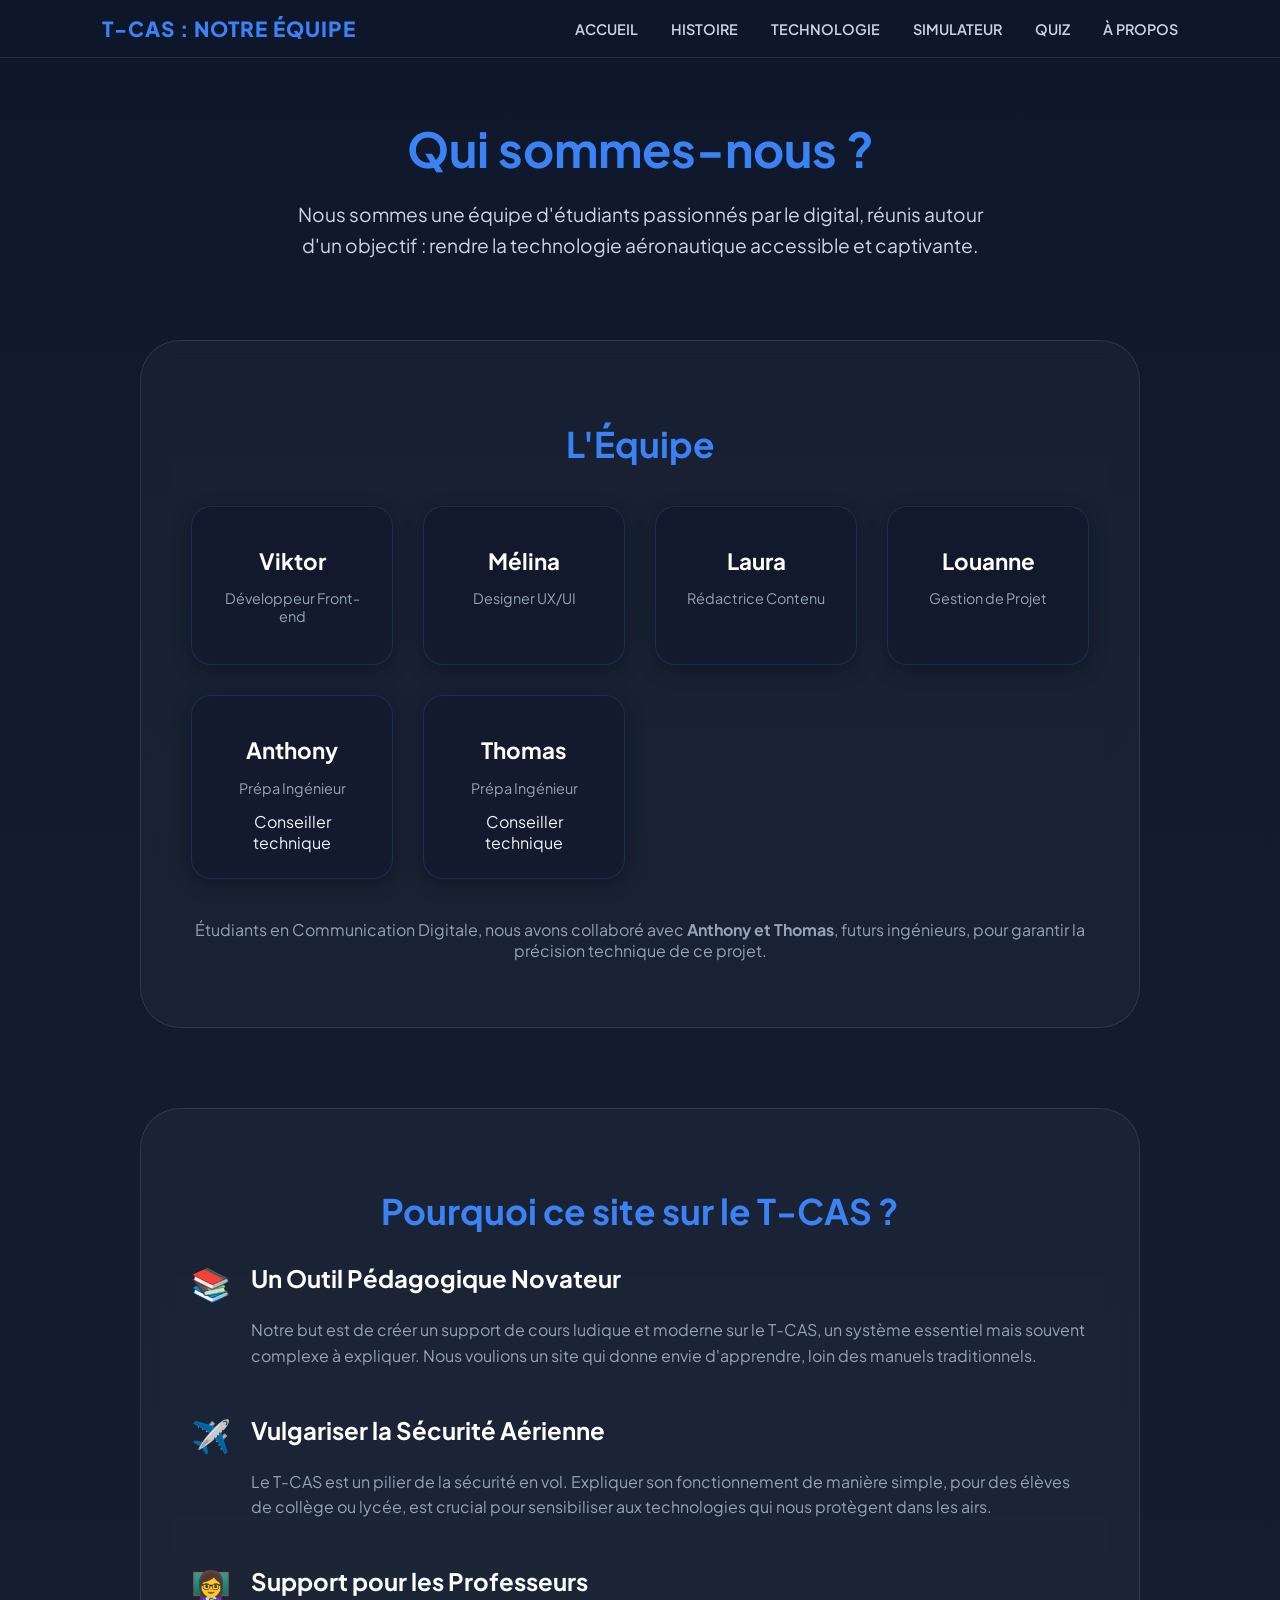
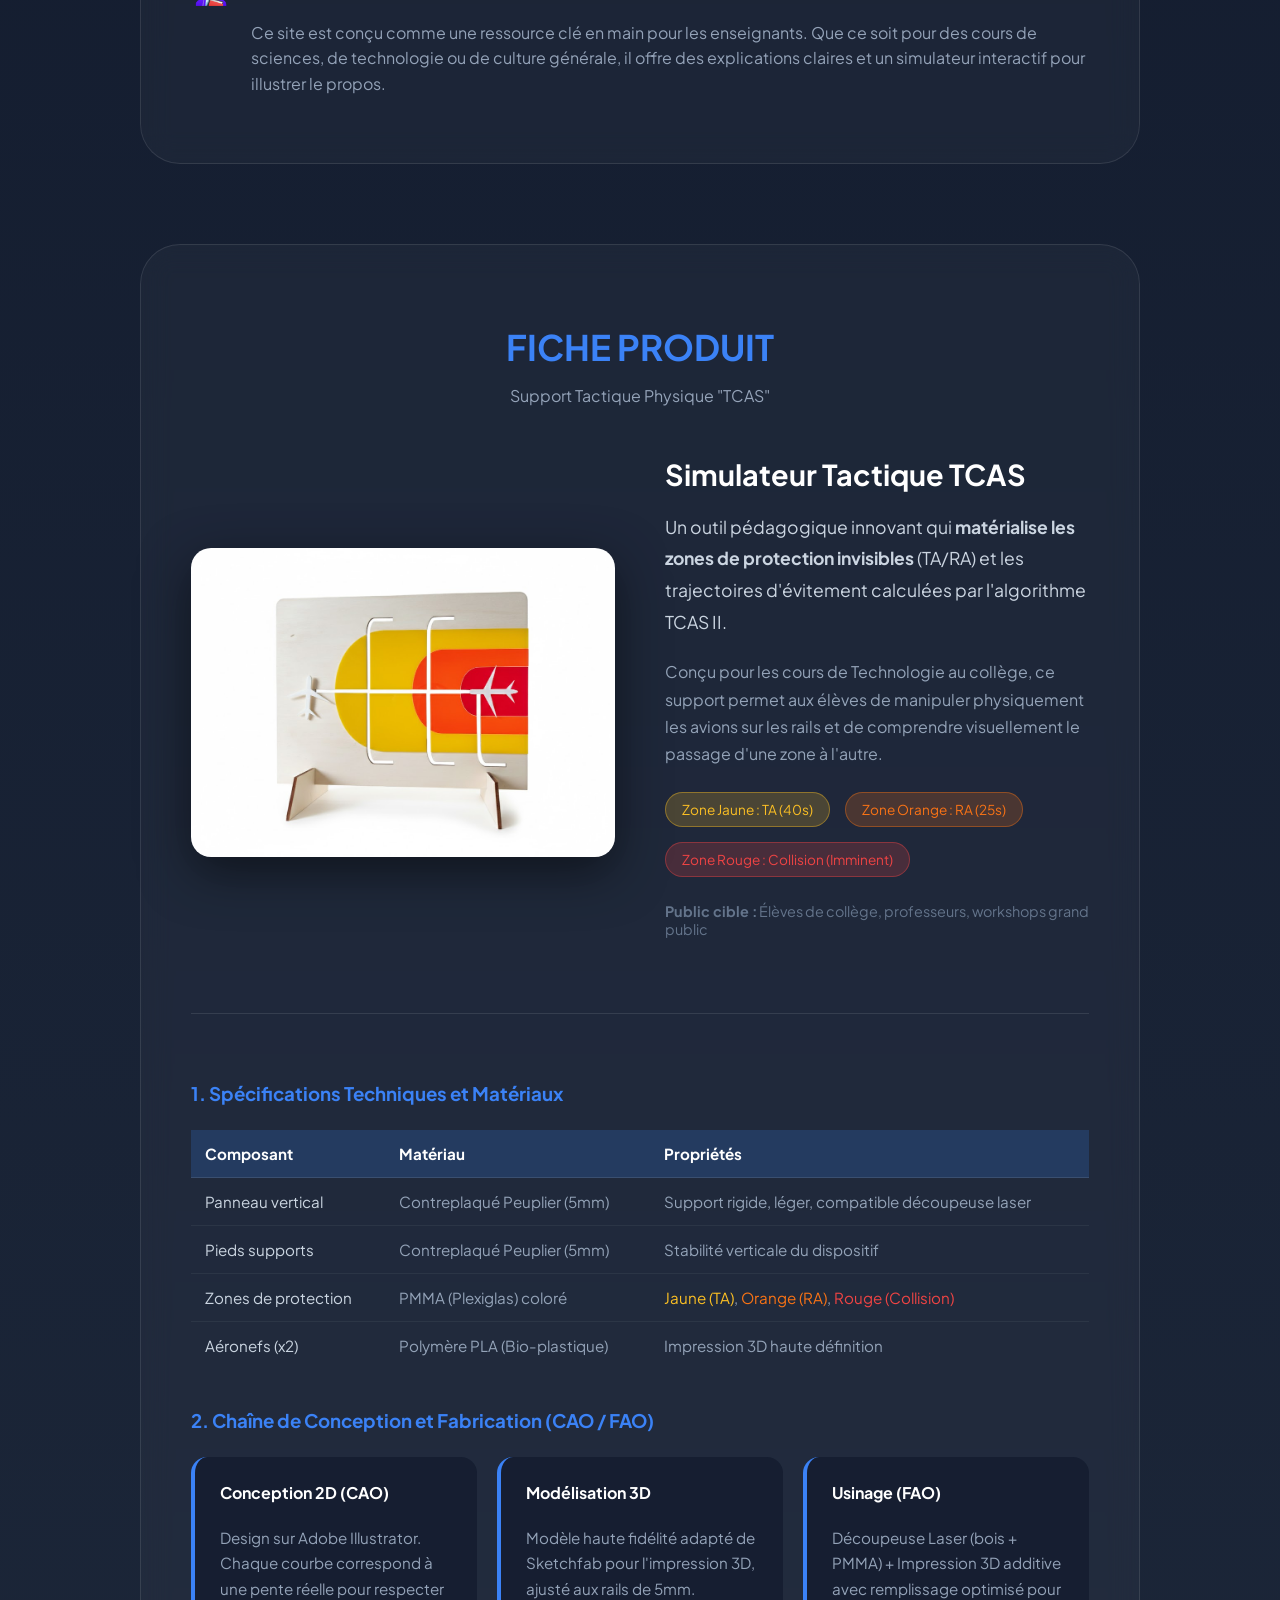
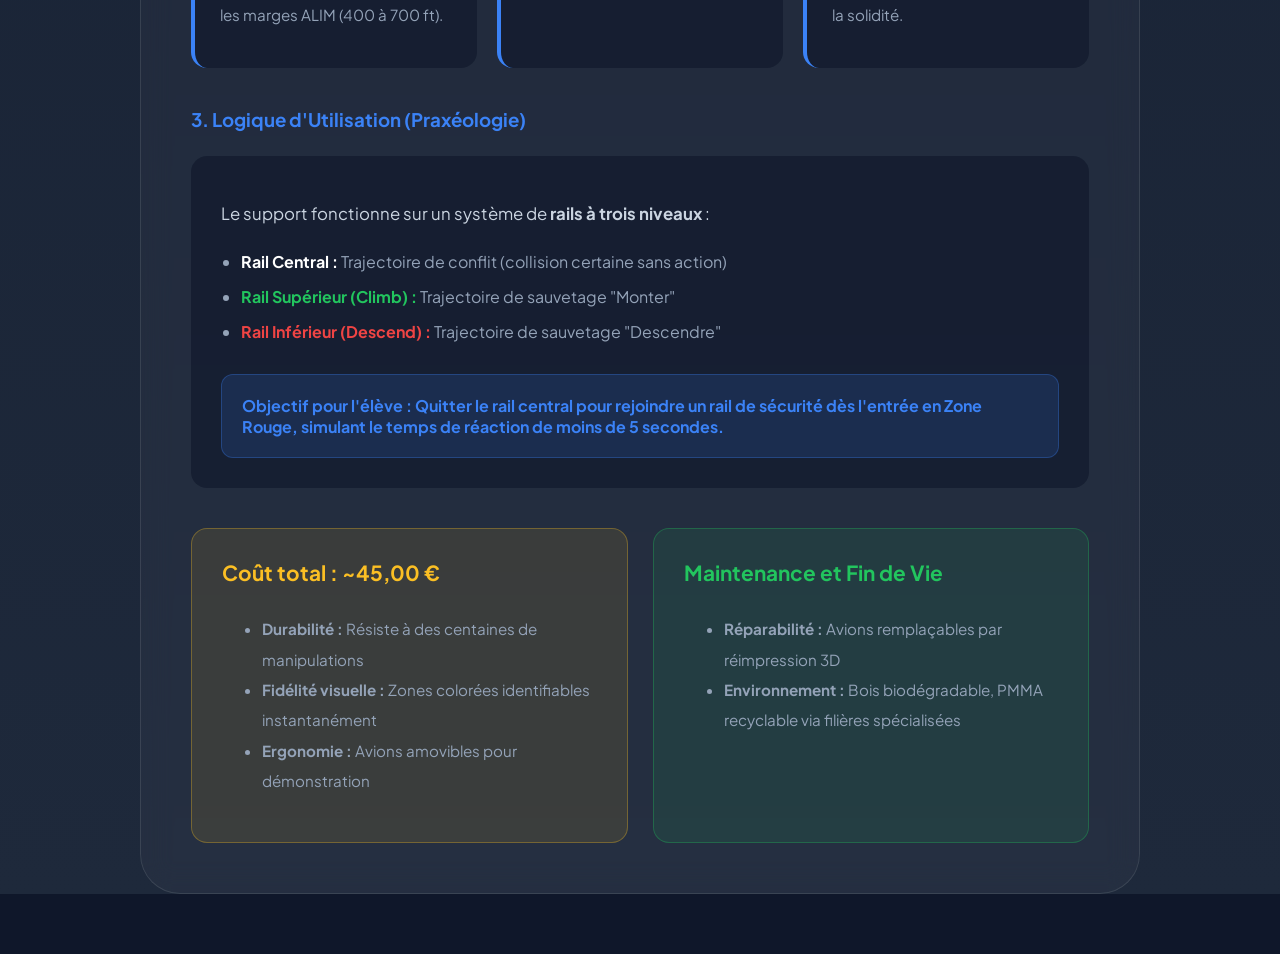
<file: apropos.html>
<!DOCTYPE html>
<html lang="fr">

<head>
    <meta charset="UTF-8">
    <meta name="viewport" content="width=device-width, initial-scale=1.0">
    <title>À Propos de Notre Équipe - T-CAS</title>
    <link href="https://fonts.googleapis.com/css2?family=Plus+Jakarta+Sans:wght@400;700;800&display=swap"
        rel="stylesheet">
    <link rel="stylesheet" href="home.css">
    <style>
        /* --- Styles Spécifiques à la page À Propos --- */
        body,
        html {
            overflow-y: auto !important;
            /* Permet le défilement */
            height: auto !important;
            background-color: var(--main-dark-blue);
            /* Couleur de fond cohérente */
            font-family: 'Plus Jakarta Sans', sans-serif;
            /* Police cohérente */
        }

        #main-site {
            opacity: 1 !important;
            /* Affiche le contenu directement */
            display: block !important;
            min-height: 100vh;
        }

        .about-container {
            max-width: 1000px;
            margin: 60px auto;
            padding: 0 20px;
        }

        .about-hero {
            text-align: center;
            margin-bottom: 80px;
        }

        .about-hero h1 {
            font-size: 3rem;
            color: var(--tech-blue);
            margin-bottom: 20px;
        }

        .about-hero p {
            font-size: 1.2rem;
            color: #cbd5e1;
            max-width: 700px;
            margin: 0 auto;
            line-height: 1.6;
        }

        /* Section de l'équipe */
        .team-section {
            background: var(--glass-card);
            border: 1px solid rgba(255, 255, 255, 0.1);
            border-radius: 40px;
            padding: 50px;
            margin-bottom: 80px;
            backdrop-filter: blur(15px);
            text-align: center;
        }

        .team-section h2 {
            color: var(--tech-blue);
            font-size: 2.2rem;
            margin-bottom: 40px;
        }

        .team-grid {
            display: grid;
            grid-template-columns: repeat(auto-fit, minmax(200px, 1fr));
            gap: 30px;
            margin-top: 40px;
        }

        .team-member {
            background: rgba(15, 23, 42, 0.6);
            padding: 25px;
            border-radius: 20px;
            border: 1px solid rgba(59, 130, 246, 0.2);
            box-shadow: 0 5px 20px rgba(0, 0, 0, 0.3);
            transition: transform 0.3s ease, border-color 0.3s ease;
        }

        .team-member:hover {
            transform: translateY(-8px);
            border-color: var(--tech-blue);
        }

        .team-member h3 {
            color: white;
            font-size: 1.4rem;
            margin: 15px 0 5px 0;
        }

        .team-member p {
            color: #94a3b8;
            font-size: 0.9rem;
        }

        /* Section Objectifs */
        .objectives-section {
            background: var(--glass-card);
            border: 1px solid rgba(255, 255, 255, 0.1);
            border-radius: 40px;
            padding: 50px;
            backdrop-filter: blur(15px);
        }

        .objectives-section h2 {
            color: var(--tech-blue);
            font-size: 2.2rem;
            margin-bottom: 30px;
            text-align: center;
        }

        .objective-item {
            display: flex;
            align-items: flex-start;
            gap: 20px;
            margin-bottom: 30px;
        }

        .objective-item:last-child {
            margin-bottom: 0;
        }

        .objective-icon {
            font-size: 2rem;
            color: var(--tech-blue);
            flex-shrink: 0;
            /* Empêche l'icône de rétrécir */
        }

        .objective-text h3 {
            color: white;
            margin-top: 0;
            font-size: 1.5rem;
        }

        .objective-text p {
            color: #94a3b8;
            font-size: 1rem;
            line-height: 1.6;
        }
    </style>
</head>

<body>

    <div id="main-site">
        <header>
            <div class="title">T-CAS : NOTRE ÉQUIPE</div>
            <nav>
                <a href="home.html">ACCUEIL</a>
                <a href="histoire.html">HISTOIRE</a>
                <a href="technologie.html">TECHNOLOGIE</a>
                <a href="jeu.html">SIMULATEUR</a>
                <a href="quiz.html">QUIZ</a>
                <a href="apropos.html" class="active">À PROPOS</a>
            </nav>
        </header>

        <div class="about-container">
            <section class="about-hero">
                <h1>Qui sommes-nous ?</h1>
                <p>Nous sommes une équipe d'étudiants passionnés par le digital, réunis autour d'un objectif : rendre la
                    technologie aéronautique accessible et captivante.</p>
            </section>

            <section class="team-section">
                <h2>L'Équipe</h2>
                <div class="team-grid">
                    <div class="team-member">
                        <h3>Viktor</h3>
                        <p>Développeur Front-end</p>
                    </div>
                    <div class="team-member">
                        <h3>Mélina</h3>
                        <p>Designer UX/UI</p>
                    </div>
                    <div class="team-member">
                        <h3>Laura</h3>
                        <p>Rédactrice Contenu</p>
                    </div>
                    <div class="team-member">
                        <h3>Louanne</h3>
                        <p>Gestion de Projet</p>
                    </div>

                    <div class="team-member">
                        <h3>Anthony</h3>
                        <p>Prépa Ingénieur</p>
                        <span>Conseiller technique</span>
                    </div>
                    <div class="team-member">
                        <h3>Thomas</h3>
                        <p>Prépa Ingénieur</p>
                        <span>Conseiller technique</span>
                    </div>
                </div>

                <p style="color: #94a3b8; margin-top: 40px;">
                    Étudiants en Communication Digitale, nous avons collaboré avec <strong>Anthony et Thomas</strong>,
                    futurs ingénieurs, pour garantir la précision technique de ce projet.
                </p>
            </section>

            <section class="objectives-section">
                <h2>Pourquoi ce site sur le T-CAS ?</h2>
                <div class="objective-item">
                    <span class="objective-icon">📚</span>
                    <div class="objective-text">
                        <h3>Un Outil Pédagogique Novateur</h3>
                        <p>Notre but est de créer un support de cours ludique et moderne sur le T-CAS, un système
                            essentiel mais souvent complexe à expliquer. Nous voulions un site qui donne envie
                            d'apprendre, loin des manuels traditionnels.</p>
                    </div>
                </div>
                <div class="objective-item">
                    <span class="objective-icon">✈️</span>
                    <div class="objective-text">
                        <h3>Vulgariser la Sécurité Aérienne</h3>
                        <p>Le T-CAS est un pilier de la sécurité en vol. Expliquer son fonctionnement de manière simple,
                            pour des élèves de collège ou lycée, est crucial pour sensibiliser aux technologies qui nous
                            protègent dans les airs.</p>
                    </div>
                </div>
                <div class="objective-item">
                    <span class="objective-icon">👩‍🏫</span>
                    <div class="objective-text">
                        <h3>Support pour les Professeurs</h3>
                        <p>Ce site est conçu comme une ressource clé en main pour les enseignants. Que ce soit pour des
                            cours de sciences, de technologie ou de culture générale, il offre des explications claires
                            et un simulateur interactif pour illustrer le propos.</p>
                    </div>
                </div>
            </section>

            <!-- FICHE PRODUIT -->
            <section class="product-section"
                style="background: var(--glass-card); border: 1px solid rgba(255, 255, 255, 0.1); border-radius: 40px; padding: 50px; margin-top: 80px; backdrop-filter: blur(15px);">
                <h2 style="color: var(--tech-blue); font-size: 2.2rem; margin-bottom: 10px; text-align: center;">FICHE
                    PRODUIT</h2>
                <p style="text-align: center; color: #94a3b8; margin-bottom: 50px;">Support Tactique Physique "TCAS"</p>

                <!-- HERO : Image à gauche, Description à droite -->
                <div
                    style="display: grid; grid-template-columns: 1fr 1fr; gap: 50px; align-items: center; margin-bottom: 60px;">
                    <!-- Image du produit -->
                    <div style="text-align: center;">
                        <img src="images/tcas_simulator_product.png" alt="Simulateur TCAS physique"
                            style="max-width: 100%; border-radius: 20px; box-shadow: 0 15px 50px rgba(0,0,0,0.5);">
                    </div>

                    <!-- Description progressive -->
                    <div>
                        <h3 style="color: white; font-size: 1.8rem; margin-top: 0; margin-bottom: 20px;">Simulateur
                            Tactique TCAS</h3>

                        <p style="color: #cbd5e1; font-size: 1.1rem; line-height: 1.8; margin-bottom: 20px;">
                            Un outil pédagogique innovant qui <strong>matérialise les zones de protection
                                invisibles</strong> (TA/RA) et les trajectoires d'évitement calculées par l'algorithme
                            TCAS II.
                        </p>

                        <p style="color: #94a3b8; line-height: 1.7; margin-bottom: 25px;">
                            Conçu pour les cours de Technologie au collège, ce support permet aux élèves de manipuler
                            physiquement les avions sur les rails et de comprendre visuellement le passage d'une zone à
                            l'autre.
                        </p>

                        <!-- Zones colorées -->
                        <div style="display: flex; gap: 15px; flex-wrap: wrap; margin-bottom: 25px;">
                            <span
                                style="background: rgba(251, 191, 36, 0.2); color: #fbbf24; padding: 8px 16px; border-radius: 20px; font-size: 0.85rem; border: 1px solid rgba(251, 191, 36, 0.4);">Zone
                                Jaune : TA (40s)</span>
                            <span
                                style="background: rgba(249, 115, 22, 0.2); color: #f97316; padding: 8px 16px; border-radius: 20px; font-size: 0.85rem; border: 1px solid rgba(249, 115, 22, 0.4);">Zone
                                Orange : RA (25s)</span>
                            <span
                                style="background: rgba(239, 68, 68, 0.2); color: #ef4444; padding: 8px 16px; border-radius: 20px; font-size: 0.85rem; border: 1px solid rgba(239, 68, 68, 0.4);">Zone
                                Rouge : Collision (Imminent)</span>
                        </div>

                        <p style="color: #64748b; font-size: 0.9rem;">
                            <strong>Public cible :</strong> Élèves de collège, professeurs, workshops grand public
                        </p>
                    </div>
                </div>

                <!-- DÉTAILS TECHNIQUES -->
                <div style="border-top: 1px solid rgba(255,255,255,0.1); padding-top: 50px;">

                    <!-- Spécifications Techniques -->
                    <div style="margin-bottom: 40px;">
                        <h3 style="color: var(--tech-blue); margin-bottom: 25px;">1. Spécifications Techniques et
                            Matériaux</h3>
                        <table style="width: 100%; border-collapse: collapse; font-size: 0.95rem;">
                            <thead>
                                <tr style="background: rgba(59, 130, 246, 0.2);">
                                    <th
                                        style="padding: 14px; text-align: left; color: white; border-bottom: 1px solid rgba(255,255,255,0.1);">
                                        Composant</th>
                                    <th
                                        style="padding: 14px; text-align: left; color: white; border-bottom: 1px solid rgba(255,255,255,0.1);">
                                        Matériau</th>
                                    <th
                                        style="padding: 14px; text-align: left; color: white; border-bottom: 1px solid rgba(255,255,255,0.1);">
                                        Propriétés</th>
                                </tr>
                            </thead>
                            <tbody>
                                <tr>
                                    <td
                                        style="padding: 14px; color: #cbd5e1; border-bottom: 1px solid rgba(255,255,255,0.05);">
                                        Panneau vertical</td>
                                    <td
                                        style="padding: 14px; color: #94a3b8; border-bottom: 1px solid rgba(255,255,255,0.05);">
                                        Contreplaqué Peuplier (5mm)</td>
                                    <td
                                        style="padding: 14px; color: #94a3b8; border-bottom: 1px solid rgba(255,255,255,0.05);">
                                        Support rigide, léger, compatible découpeuse laser</td>
                                </tr>
                                <tr>
                                    <td
                                        style="padding: 14px; color: #cbd5e1; border-bottom: 1px solid rgba(255,255,255,0.05);">
                                        Pieds supports</td>
                                    <td
                                        style="padding: 14px; color: #94a3b8; border-bottom: 1px solid rgba(255,255,255,0.05);">
                                        Contreplaqué Peuplier (5mm)</td>
                                    <td
                                        style="padding: 14px; color: #94a3b8; border-bottom: 1px solid rgba(255,255,255,0.05);">
                                        Stabilité verticale du dispositif</td>
                                </tr>
                                <tr>
                                    <td
                                        style="padding: 14px; color: #cbd5e1; border-bottom: 1px solid rgba(255,255,255,0.05);">
                                        Zones de protection</td>
                                    <td
                                        style="padding: 14px; color: #94a3b8; border-bottom: 1px solid rgba(255,255,255,0.05);">
                                        PMMA (Plexiglas) coloré</td>
                                    <td
                                        style="padding: 14px; color: #94a3b8; border-bottom: 1px solid rgba(255,255,255,0.05);">
                                        <span style="color: #fbbf24;">Jaune (TA)</span>, <span
                                            style="color: #f97316;">Orange (RA)</span>, <span
                                            style="color: #ef4444;">Rouge (Collision)</span>
                                    </td>
                                </tr>
                                <tr>
                                    <td style="padding: 14px; color: #cbd5e1;">Aéronefs (x2)</td>
                                    <td style="padding: 14px; color: #94a3b8;">Polymère PLA (Bio-plastique)</td>
                                    <td style="padding: 14px; color: #94a3b8;">Impression 3D haute définition</td>
                                </tr>
                            </tbody>
                        </table>
                    </div>

                    <!-- Chaîne de Fabrication -->
                    <div style="margin-bottom: 40px;">
                        <h3 style="color: var(--tech-blue); margin-bottom: 25px;">2. Chaîne de Conception et Fabrication
                            (CAO / FAO)</h3>
                        <div
                            style="display: grid; grid-template-columns: repeat(auto-fit, minmax(280px, 1fr)); gap: 20px;">
                            <div
                                style="background: rgba(15, 23, 42, 0.6); padding: 25px; border-radius: 16px; border-left: 4px solid var(--tech-blue);">
                                <h4 style="color: white; margin-top: 0;">Conception 2D (CAO)</h4>
                                <p style="color: #94a3b8; font-size: 0.95rem; line-height: 1.7;">Design sur Adobe
                                    Illustrator. Chaque courbe correspond à une pente réelle pour respecter les marges
                                    ALIM (400 à 700 ft).</p>
                            </div>
                            <div
                                style="background: rgba(15, 23, 42, 0.6); padding: 25px; border-radius: 16px; border-left: 4px solid var(--tech-blue);">
                                <h4 style="color: white; margin-top: 0;">Modélisation 3D</h4>
                                <p style="color: #94a3b8; font-size: 0.95rem; line-height: 1.7;">Modèle haute fidélité
                                    adapté de Sketchfab pour l'impression 3D, ajusté aux rails de 5mm.</p>
                            </div>
                            <div
                                style="background: rgba(15, 23, 42, 0.6); padding: 25px; border-radius: 16px; border-left: 4px solid var(--tech-blue);">
                                <h4 style="color: white; margin-top: 0;">Usinage (FAO)</h4>
                                <p style="color: #94a3b8; font-size: 0.95rem; line-height: 1.7;">Découpeuse Laser (bois
                                    + PMMA) + Impression 3D additive avec remplissage optimisé pour la solidité.</p>
                            </div>
                        </div>
                    </div>

                    <!-- Logique d'utilisation -->
                    <div style="margin-bottom: 40px;">
                        <h3 style="color: var(--tech-blue); margin-bottom: 25px;">3. Logique d'Utilisation (Praxéologie)
                        </h3>
                        <div style="background: rgba(15, 23, 42, 0.6); padding: 30px; border-radius: 16px;">
                            <p style="color: #cbd5e1; margin-bottom: 20px; font-size: 1.05rem;">Le support fonctionne
                                sur un système de <strong>rails à trois niveaux</strong> :</p>
                            <ul style="color: #94a3b8; line-height: 2.2; font-size: 1rem; padding-left: 20px;">
                                <li><strong style="color: white;">Rail Central :</strong> Trajectoire de conflit
                                    (collision certaine sans action)</li>
                                <li><strong style="color: #22c55e;">Rail Supérieur (Climb) :</strong> Trajectoire de
                                    sauvetage "Monter"</li>
                                <li><strong style="color: #ef4444;">Rail Inférieur (Descend) :</strong> Trajectoire de
                                    sauvetage "Descendre"</li>
                            </ul>
                            <div
                                style="background: rgba(59, 130, 246, 0.15); padding: 20px; border-radius: 12px; margin-top: 25px; border: 1px solid rgba(59, 130, 246, 0.3);">
                                <p style="color: var(--tech-blue); margin: 0; font-weight: bold;">Objectif pour l'élève
                                    : Quitter le rail central pour rejoindre un rail de sécurité dès l'entrée en Zone
                                    Rouge, simulant le temps de réaction de moins de 5 secondes.</p>
                            </div>
                        </div>
                    </div>

                    <!-- Coût et Maintenance -->
                    <div style="display: grid; grid-template-columns: repeat(auto-fit, minmax(300px, 1fr)); gap: 25px;">
                        <div
                            style="background: rgba(251, 191, 36, 0.1); padding: 30px; border-radius: 16px; border: 1px solid rgba(251, 191, 36, 0.3);">
                            <h4 style="color: #fbbf24; margin-top: 0; font-size: 1.3rem;">Coût total : ~45,00 €</h4>
                            <ul style="color: #94a3b8; font-size: 0.95rem; line-height: 2;">
                                <li><strong>Durabilité :</strong> Résiste à des centaines de manipulations</li>
                                <li><strong>Fidélité visuelle :</strong> Zones colorées identifiables instantanément
                                </li>
                                <li><strong>Ergonomie :</strong> Avions amovibles pour démonstration</li>
                            </ul>
                        </div>
                        <div
                            style="background: rgba(34, 197, 94, 0.1); padding: 30px; border-radius: 16px; border: 1px solid rgba(34, 197, 94, 0.3);">
                            <h4 style="color: #22c55e; margin-top: 0; font-size: 1.3rem;">Maintenance et Fin de Vie</h4>
                            <ul style="color: #94a3b8; font-size: 0.95rem; line-height: 2;">
                                <li><strong>Réparabilité :</strong> Avions remplaçables par réimpression 3D</li>
                                <li><strong>Environnement :</strong> Bois biodégradable, PMMA recyclable via filières
                                    spécialisées</li>
                            </ul>
                        </div>
                    </div>
                </div>
            </section>
        </div>

    </div>

</body>

</html>
</file>
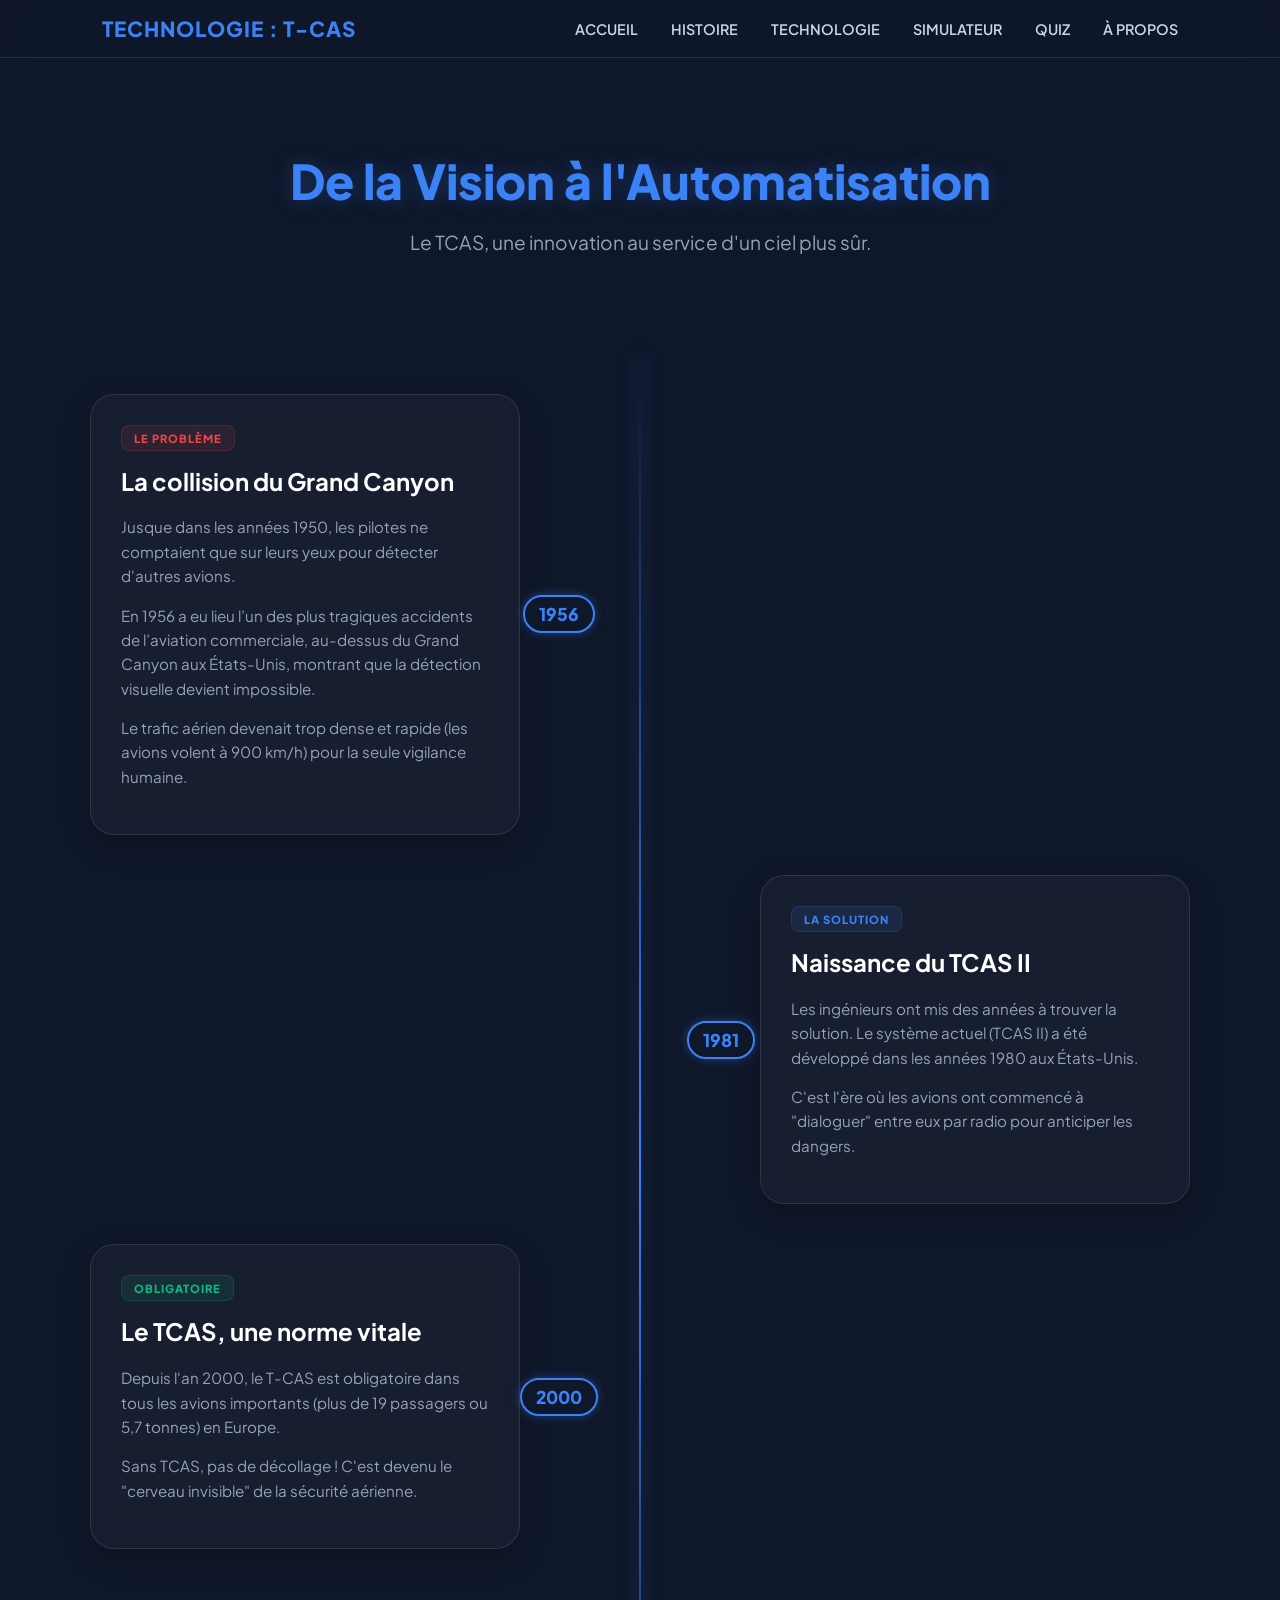
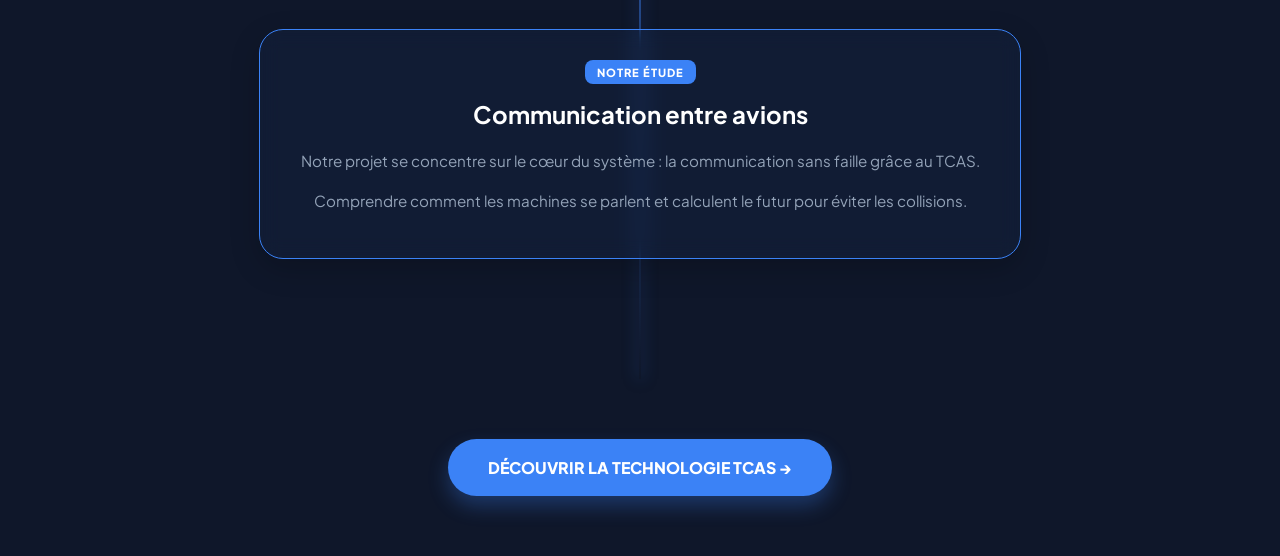
<file: histoire.html>
<!DOCTYPE html>
<html lang="fr">

<head>
    <meta charset="UTF-8">
    <meta name="viewport" content="width=device-width, initial-scale=1.0">
    <title>HISTOIRE - T-CAS</title>
    <link href="https://fonts.googleapis.com/css2?family=Plus+Jakarta+Sans:wght@400;700;800&display=swap"
        rel="stylesheet">
    <link rel="stylesheet" href="histoire.css">
</head>

<body>

    <header>
        <div class="title">TECHNOLOGIE : T-CAS</div>
        <nav>
            <a href="home.html">ACCUEIL</a>
            <a href="histoire.html" class="active">HISTOIRE</a>
            <a href="technologie.html">TECHNOLOGIE</a>
            <a href="jeu.html">SIMULATEUR</a>
            <a href="quiz.html">QUIZ</a>
            <a href="apropos.html" class="active">À PROPOS</a>
        </nav>
    </header>

    <div class="content">
        <div class="hero-section">
            <h1>De la Vision à l'Automatisation</h1>
            <p>Le TCAS, une innovation au service d'un ciel plus sûr.</p>
        </div>

        <div class="timeline">
            <div class="timeline-item left">
                <div class="timeline-content">
                    <div class="timeline-date">1956</div>
                    <div class="tag tag-problem">LE PROBLÈME</div>
                    <h2>La collision du Grand Canyon</h2>
                    <p>Jusque dans les années 1950, les pilotes ne comptaient que sur leurs yeux pour détecter d'autres
                        avions. </p>
                    <p>En 1956 a eu lieu l’un des plus tragiques accidents de l’aviation commerciale, au-dessus du Grand
                        Canyon aux États-Unis, montrant que la détection visuelle devient impossible.</p>
                    <p>Le trafic aérien devenait trop dense et rapide (les avions volent à 900 km/h) pour la seule
                        vigilance humaine.</p>
                </div>
            </div>

            <div class="timeline-item right">
                <div class="timeline-content">
                    <div class="timeline-date">1981</div>
                    <div class="tag tag-solution">LA SOLUTION</div>
                    <h2>Naissance du TCAS II</h2>
                    <p>Les ingénieurs ont mis des années à trouver la solution. Le système actuel (TCAS II) a été
                        développé dans les années 1980 aux États-Unis.</p>
                    <p>C'est l'ère où les avions ont commencé à "dialoguer" entre eux par radio pour anticiper les
                        dangers.</p>
                </div>
            </div>

            <div class="timeline-item left">
                <div class="timeline-content">
                    <div class="timeline-date">2000</div>
                    <div class="tag tag-mandatory">OBLIGATOIRE</div>
                    <h2>Le TCAS, une norme vitale</h2>
                    <p>Depuis l'an 2000, le T-CAS est obligatoire dans tous les avions importants (plus de 19 passagers
                        ou 5,7 tonnes) en Europe.</p>
                    <p>Sans TCAS, pas de décollage ! C'est devenu le "cerveau invisible" de la sécurité aérienne.</p>
                </div>
            </div>

            <div class="timeline-item focus">
                <div class="timeline-content">
                    <div class="tag tag-focus">NOTRE ÉTUDE</div>
                    <h2>Communication entre avions</h2>
                    <p>Notre projet se concentre sur le cœur du système : la communication sans faille grâce au TCAS.
                    </p>
                    <p>Comprendre comment les machines se parlent et calculent le futur pour éviter les collisions.</p>
                </div>
            </div>
        </div>

        <a href="technologie.html" class="btn-tech">DÉCOUVRIR LA TECHNOLOGIE TCAS →</a>
    </div>

</body>

</html>
</file>
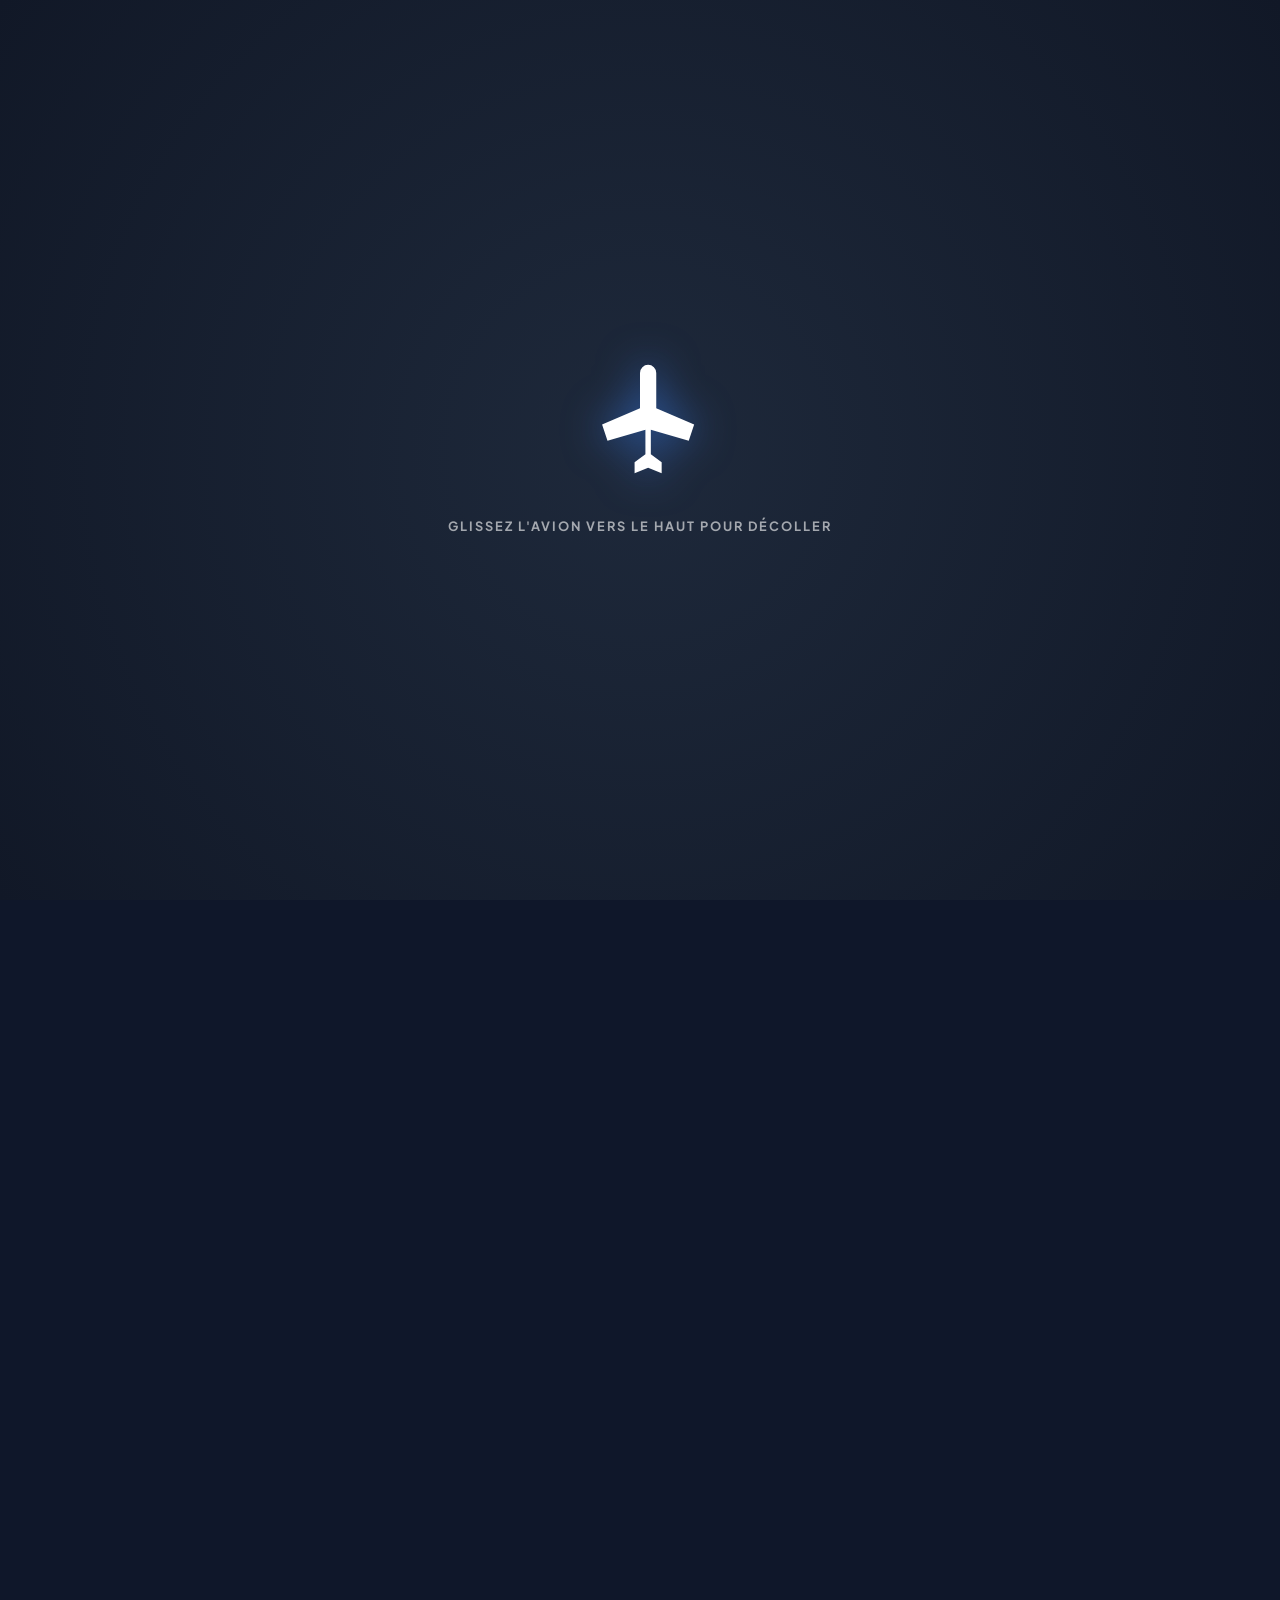
<file: home.html>
<!DOCTYPE html>
<html lang="fr">

<head>
    <meta charset="UTF-8">
    <meta name="viewport" content="width=device-width, initial-scale=1.0">
    <title>TECHNOLOGIE T-CAS</title>
    <link href="https://fonts.googleapis.com/css2?family=Plus+Jakarta+Sans:wght@400;700;800&display=swap"
        rel="stylesheet">
    <link rel="stylesheet" href="home.css">
</head>

<body>

    <div id="intro-screen">
        <div class="plane-wrapper" id="draggablePlane">
            <svg class="plane-icon" viewBox="0 0 24 24">
                <path
                    d="M21,16L22,13L15,10V3.5A1.5,1.5 0 0,0 13.5,2A1.5,1.5 0 0,0 12,3.5V10L5,13L6,16L13,14V18.5L11,20V22L13.5,21L16,22V20L14,18.5V14L21,16Z" />
            </svg>
        </div>
        <p class="instruction-text">GLISSEZ L'AVION VERS LE HAUT POUR DÉCOLLER</p>
    </div>

    <div id="main-site">
        <header>
            <div class="title">TECHNOLOGIE : T-CAS</div>
            <nav>
                <a href="home.html" class="active">ACCUEIL</a>
                <a href="histoire.html">HISTOIRE</a>
                <a href="technologie.html">TECHNOLOGIE</a>
                <a href="jeu.html">SIMULATEUR</a>
                <a href="quiz.html">QUIZ</a>
                <a href="apropos.html">À PROPOS</a>
            </nav>
        </header>

        <div class="content">
            <div class="definition-box">
                <h2>Qu'est-ce que le T-CAS ?</h2>
                <p>Le <strong>Traffic alert and collision avoidance system</strong> est un système électronique de
                    pointe. Ce site explique comment le T-CAS surveille le ciel et son utilité vitale pour la sécurité
                    aérienne.</p>
                <p><em>Objectif : Prévoir les trajectoires et empêcher les collisions en vol.</em></p>
            </div>

            <div class="radar-view">
                <div class="own-ship-radar"></div>

                <div class="zone zone-ta">
                    <div class="msg">Alerte : "Traffic, Traffic"</div>
                    <div class="label" style="color:#b48b02">Zone TA </div>
                </div>

                <div class="zone zone-ra">
                    <div class="msg">Consigne : "Climb"</div>
                    <div class="label" style="color:#c2410c">Zone RA </div>
                </div>

                <div class="zone zone-collision">
                    <div class="msg">CRITIQUE : Pilote Automatique</div>
                    <div class="label" style="color:#b91c1c; padding-bottom:10px;">Collision </div>
                </div>
            </div>

            <a href="technologie.html" class="btn-tech">EN SAVOIR PLUS SUR LA TECHNOLOGIE</a>

            <div class="stats-container">
                <div class="stat-item">
                    <h3 class="counter" data-target="25000">0</h3>
                    <p>Avions équipés</p>
                </div>
                <div class="stat-item">
                    <h3 class="counter" data-target="1981">0</h3>
                    <p>Année de création</p>
                </div>
                <div class="stat-item">
                    <h3 class="counter" data-target="1500">0</h3>
                    <p>Accidents évités / an</p>
                </div>
            </div>
        </div>
    </div>

    <script src="home.js"></script>
</body>

</html>
</file>
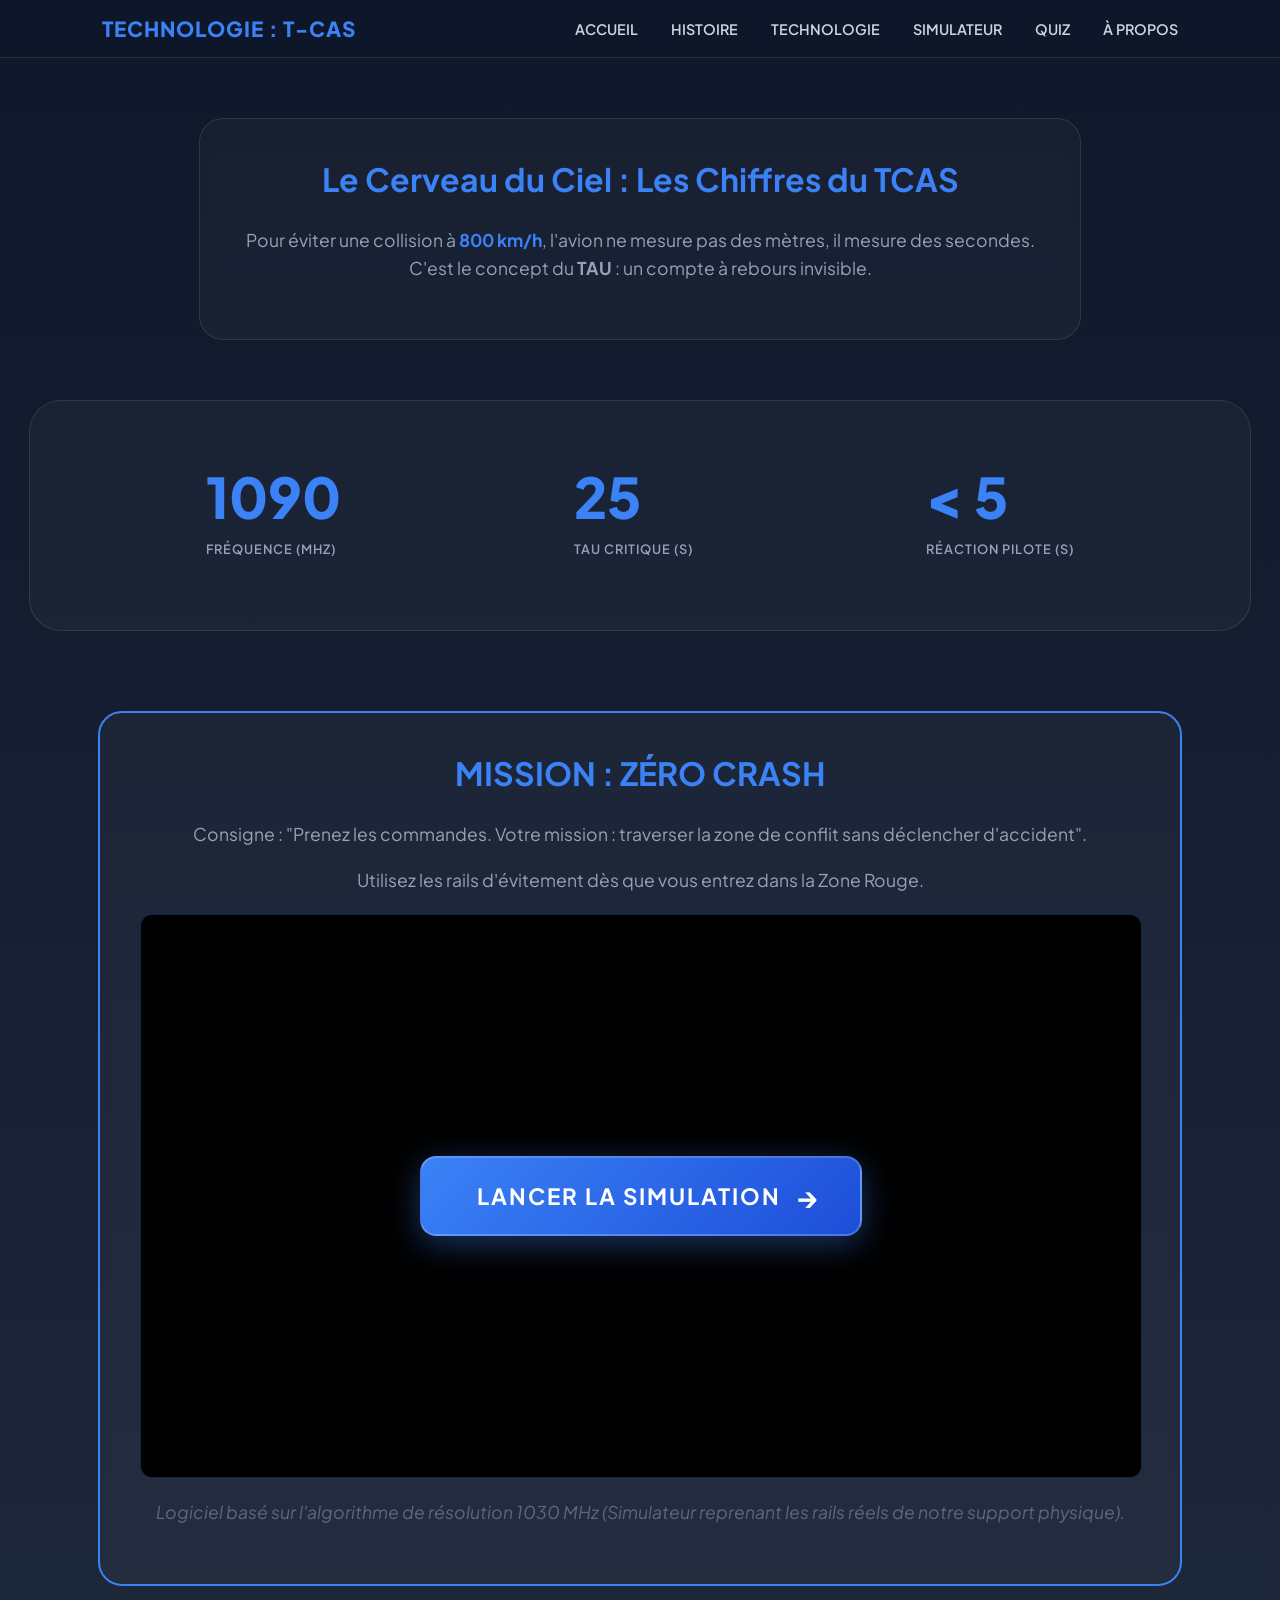
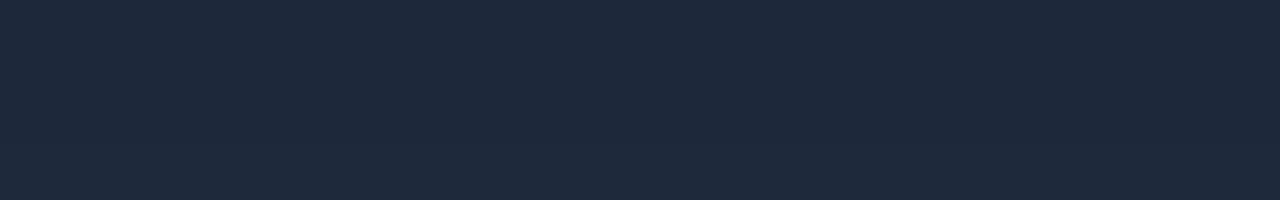
<file: jeu.html>
<!DOCTYPE html>
<html lang="fr">

<head>
    <meta charset="UTF-8">
    <meta name="viewport" content="width=device-width, initial-scale=1.0">
    <title>SIMULATEUR T-CAS</title>
    <link href="https://fonts.googleapis.com/css2?family=Plus+Jakarta+Sans:wght@400;700;800&display=swap"
        rel="stylesheet">
    <link rel="stylesheet" href="home.css">
    <link rel="stylesheet" href="jeu.css">
</head>

<body>

    <div id="main-site" style="opacity: 1;">
        <!-- Force opacity 1 since we might not have the intro JS logic here yet or want to skip it -->
        <header>
            <div class="title">TECHNOLOGIE : T-CAS</div>
            <nav>
                <a href="home.html">ACCUEIL</a>
                <a href="histoire.html">HISTOIRE</a>
                <a href="technologie.html">TECHNOLOGIE</a>
                <a href="jeu.html" class="active">SIMULATEUR</a>
                <a href="quiz.html">QUIZ</a>
                <a href="apropos.html">À PROPOS</a>
            </nav>
        </header>

        <div class="content">

            <!-- Section : L'Intelligence en Temps Réel -->
            <div class="definition-box">
                <h2>Le Cerveau du Ciel : Les Chiffres du TCAS</h2>
                <p>Pour éviter une collision à <span style="color: var(--tech-blue); font-weight: bold;">800
                        km/h</span>, l'avion ne mesure pas des mètres, il mesure des secondes. C'est le concept du
                    <strong>TAU</strong> : un compte à rebours invisible.
                </p>
            </div>

            <!-- Section : Dashboard des Statistiques -->
            <div class="stats-container">
                <div class="stat-item">
                    <h3 id="stat-freq">1090</h3>
                    <p>Fréquence (MHz)</p>
                </div>
                <div class="stat-item">
                    <h3 id="stat-tau">25</h3>
                    <p>TAU Critique (s)</p>
                </div>
                <div class="stat-item">
                    <h3 id="stat-react">&lt; 5</h3>
                    <p>Réaction Pilote (s)</p>
                </div>
            </div>

            <!-- Section : Le Simulateur "Mission Zéro Crash" -->
            <section class="definition-box game-integration">
                <h2>MISSION : ZÉRO CRASH</h2>
                <p>Consigne : "Prenez les commandes. Votre mission : traverser la zone de conflit sans déclencher
                    d'accident".</p>
                <p>Utilisez les rails d'évitement dès que vous entrez dans la Zone Rouge.</p>

                <div id="game-container">
                    <a href="tcas-simulator/simulation_finale.html" class="launch-button">
                        <span class="button-icon"></span>
                        <span class="button-text">LANCER LA SIMULATION</span>
                        <span class="button-arrow">→</span>
                    </a>
                </div>

                <p class="tech-note">Logiciel basé sur l'algorithme de résolution 1030 MHz (Simulateur reprenant les
                    rails réels de notre support physique).</p>
            </section>

        </div>
    </div>

</body>

</html>
</file>
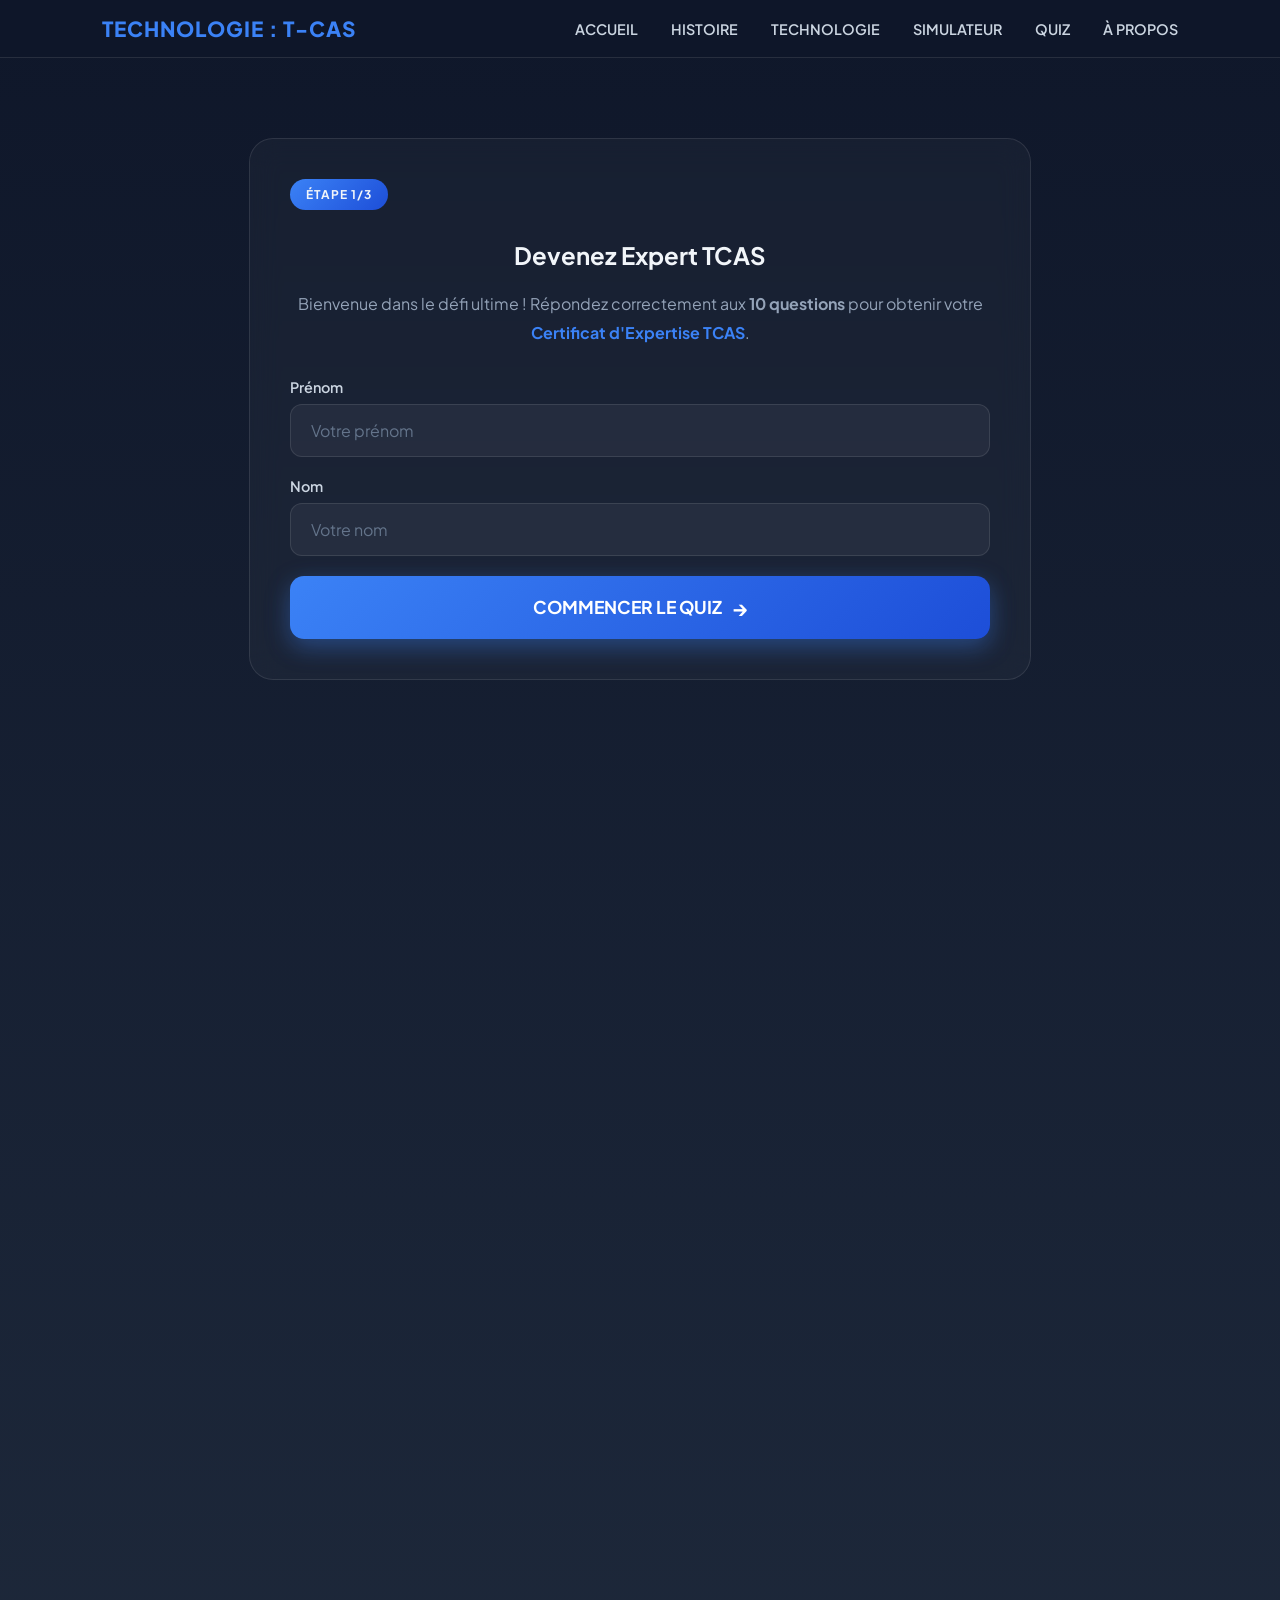
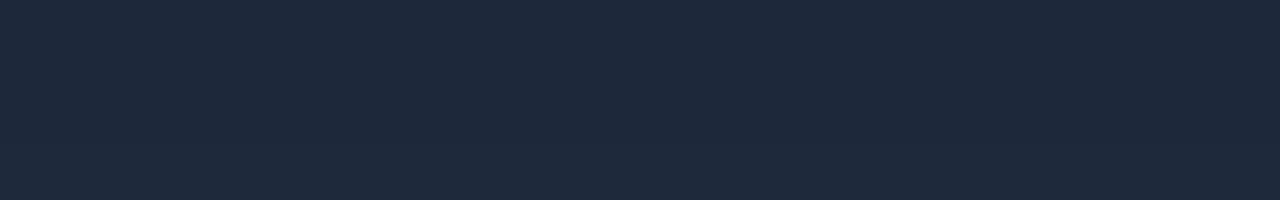
<file: quiz.html>
<!DOCTYPE html>
<html lang="fr">

<head>
    <meta charset="UTF-8">
    <meta name="viewport" content="width=device-width, initial-scale=1.0">
    <title>QUIZ EXPERT TCAS</title>
    <link href="https://fonts.googleapis.com/css2?family=Plus+Jakarta+Sans:wght@400;700;800&display=swap"
        rel="stylesheet">
    <link rel="stylesheet" href="home.css">
    <link rel="stylesheet" href="quiz.css">
</head>

<body>

    <div id="main-site" style="opacity: 1;">
        <header>
            <div class="title">TECHNOLOGIE : T-CAS</div>
            <nav>
                <a href="home.html">ACCUEIL</a>
                <a href="histoire.html">HISTOIRE</a>
                <a href="technologie.html">TECHNOLOGIE</a>
                <a href="jeu.html">SIMULATEUR</a>
                <a href="quiz.html" class="active">QUIZ</a>
                <a href="apropos.html">À PROPOS</a>
            </nav>
        </header>

        <div class="content">

            <!-- ÉTAPE 1 : ENREGISTREMENT -->
            <section id="step-registration" class="quiz-step active">
                <div class="quiz-container">
                    <div class="step-indicator">
                        <span class="step-badge">ÉTAPE 1/3</span>
                    </div>
                    <h2>Devenez Expert TCAS</h2>
                    <p class="intro-text">Bienvenue dans le défi ultime ! Répondez correctement aux <strong>10
                            questions</strong> pour obtenir votre <span class="highlight">Certificat d'Expertise
                            TCAS</span>.</p>

                    <form id="registration-form">
                        <div class="form-group">
                            <label for="prenom">Prénom</label>
                            <input type="text" id="prenom" placeholder="Votre prénom" required>
                        </div>
                        <div class="form-group">
                            <label for="nom">Nom</label>
                            <input type="text" id="nom" placeholder="Votre nom" required>
                        </div>
                        <button type="submit" class="btn-start">
                            <span>COMMENCER LE QUIZ</span>
                            <span class="arrow">→</span>
                        </button>
                    </form>
                </div>
            </section>

            <!-- ÉTAPE 2 : QUIZ -->
            <section id="step-quiz" class="quiz-step">
                <div class="quiz-container">
                    <div class="step-indicator">
                        <span class="step-badge">ÉTAPE 2/3</span>
                        <span class="progress-text">Question <span id="current-question">1</span>/10</span>
                    </div>

                    <div class="progress-bar">
                        <div class="progress-fill" id="progress-fill"></div>
                    </div>

                    <div id="question-container">
                        <h3 id="question-text"></h3>
                        <div id="answers-container"></div>
                    </div>
                </div>
            </section>

            <!-- ÉTAPE 3 : RÉSULTAT -->
            <section id="step-result" class="quiz-step">
                <!-- Résultat échec -->
                <div id="result-fail" class="quiz-container result-container" style="display: none;">
                    <div class="result-icon fail">X</div>
                    <h2>Presque Expert !</h2>
                    <p class="score-text">Votre score : <span id="score-fail" class="score-value">0</span>/10</p>
                    <p class="encourage-text">Ne vous découragez pas ! Le TCAS est un système complexe. Révisez les
                        pages du site et retentez votre chance.</p>
                    <button class="btn-retry" onclick="restartQuiz()">
                        <span>RÉESSAYER</span>
                    </button>
                </div>

                <!-- Résultat succès -->
                <div id="result-success" class="quiz-container result-container" style="display: none;">
                    <div class="result-icon success">✓</div>
                    <h2>Félicitations, Expert TCAS !</h2>
                    <p class="score-text">Score parfait : <span class="score-value">10</span>/10</p>
                    <p class="student-name-display">Bravo <span id="student-name-final"></span> !</p>
                    <p class="encourage-text">Vous avez démontré une excellente compréhension du système TCAS.
                        Votre diplôme est prêt !</p>

                    <a href="diplome.pdf" target="_blank" class="btn-download">
                        OUVRIR MON DIPLÔME
                    </a>

                    <button class="btn-retry" onclick="restartQuiz()" style="margin-top: 20px; opacity: 0.7;">
                        <span>RECOMMENCER LE QUIZ</span>
                    </button>
                </div>
            </section>

        </div>
    </div>

    <script src="quiz.js"></script>
</body>

</html>
</file>
<file: home.css>
:root {
    --sky-blue: #1a2a44;       /* Bleu nuit pour l'intro */
    --main-dark-blue: #0f172a; /* Fond profond du site */
    --ta-yellow: #f1c40f;
    --ra-orange: #e67e22;
    --collision-red: #ef4444;
    --tech-blue: #3b82f6;      /* Bleu néon pour les accents */
    --glass-header: rgba(15, 23, 42, 0.9);
    --glass-card: rgba(255, 255, 255, 0.03);
}

/* --- STRUCTURE GÉNÉRALE --- */
body, html {
    margin: 0;
    padding: 0;
    background-color: var(--main-dark-blue);
    color: #f1f5f9;
    font-family: 'Plus Jakarta Sans', sans-serif;
    overflow-x: hidden;
    /* Le scroll vertical est bloqué au début pour forcer l'intro */
    overflow-y: hidden; 
}

/* --- ÉCRAN D'INTRO (FIXÉ) --- */
#intro-screen {
    position: fixed;
    top: 0;
    left: 0;
    width: 100%;
    height: 100vh;
    background-color: var(--sky-blue);
    background: radial-gradient(circle at center, #1e293b 0%, #111827 100%);
    display: flex;
    flex-direction: column;
    justify-content: center;
    align-items: center;
    z-index: 2000;
    transition: transform 0.8s cubic-bezier(0.85, 0, 0.15, 1);
}

.plane-wrapper {
    cursor: grab;
    will-change: transform;
    transition: transform 0.1s ease-out;
}

.plane-wrapper:active {
    cursor: grabbing;
}

.plane-icon {
    width: 130px;
    fill: white;
    filter: drop-shadow(0 0 20px rgba(59, 130, 246, 0.6));
}

.instruction-text {
    color: white;
    font-weight: 700;
    margin-top: 30px;
    letter-spacing: 2px;
    text-transform: uppercase;
    font-size: 0.8rem;
    opacity: 0.6;
}

/* --- SITE PRINCIPAL --- */
#main-site {
    opacity: 0;
    transition: opacity 1s ease-in;
    min-height: 200vh; /* Hauteur importante pour permettre le scroll */
    background: linear-gradient(to bottom, #0f172a, #1e293b);
}

header {
    display: flex;
    justify-content: space-between;
    align-items: center;
    padding: 15px 8%;
    background: var(--glass-header);
    backdrop-filter: blur(15px);
    border-bottom: 1px solid rgba(255, 255, 255, 0.1);
    position: sticky;
    top: 0;
    z-index: 1000;
}

.title {
    font-weight: 800;
    color: var(--tech-blue);
    font-size: 1.3rem;
    letter-spacing: 1px;
}

nav a {
    color: #cbd5e1;
    text-decoration: none;
    margin-left: 30px;
    font-weight: 600;
    font-size: 0.9rem;
    transition: color 0.3s;
}

nav a:hover {
    color: var(--tech-blue);
}

.content {
    display: flex;
    flex-direction: column;
    align-items: center;
    padding: 60px 20px;
}

/* --- BLOC DÉFINITION --- */
.definition-box {
    max-width: 800px;
    background: var(--glass-card);
    padding: 40px;
    border-radius: 24px;
    border: 1px solid rgba(255, 255, 255, 0.1);
    margin-bottom: 60px;
    text-align: center;
    backdrop-filter: blur(5px);
}

.definition-box h2 {
    color: var(--tech-blue);
    margin-top: 0;
    font-size: 2rem;
}

.definition-box p {
    line-height: 1.6;
    font-size: 1.1rem;
    color: #94a3b8;
}

/* --- RADAR SCHÉMA --- */
.radar-view {
    position: relative;
    width: 550px;
    height: 550px;
    background: rgba(255, 255, 255, 0.01);
    border-radius: 50%;
    border: 1px solid rgba(255, 255, 255, 0.05);
    display: flex;
    justify-content: center;
    align-items: center;
    margin-bottom: 80px;
    box-shadow: inset 0 0 100px rgba(0,0,0,0.5);
}

.own-ship-radar {
    width: 30px;
    height: 30px;
    background: white;
    clip-path: polygon(50% 0%, 0% 100%, 50% 80%, 100% 100%);
    z-index: 100;
    filter: drop-shadow(0 0 10px rgba(255,255,255,0.8));
}

.zone {
    position: absolute;
    border-radius: 50%;
    display: flex;
    flex-direction: column;
    justify-content: center;
    align-items: center;
    transition: all 0.4s cubic-bezier(0.175, 0.885, 0.32, 1.275);
    cursor: help;
}

/* Z-INDEX : La plus petite zone (rouge) doit être au-dessus des autres */
.zone-ta { width: 480px; height: 480px; border: 1.5px dashed var(--ta-yellow); background: rgba(241, 196, 15, 0.03); z-index: 10; }
.zone-ra { width: 320px; height: 320px; border: 1.5px dashed var(--ra-orange); background: rgba(230, 126, 34, 0.06); z-index: 20; }
.zone-collision { width: 150px; height: 150px; border: 2.5px solid var(--collision-red); background: rgba(239, 68, 68, 0.1); z-index: 30; }

.zone:hover {
    background-color: rgba(255, 255, 255, 0.08);
}

.msg {
    position: absolute;
    top: -50px;
    opacity: 0;
    background: white;
    color: var(--main-dark-blue);
    padding: 8px 16px;
    border-radius: 10px;
    font-weight: 800;
    font-size: 0.85rem;
    white-space: nowrap;
    transition: 0.3s;
    pointer-events: none;
    box-shadow: 0 10px 20px rgba(0,0,0,0.3);
}

.zone:hover .msg {
    opacity: 1;
    transform: translateY(-5px);
}

.label {
    font-size: 0.7rem;
    font-weight: 900;
    text-transform: uppercase;
    margin-top: auto;
    padding-bottom: 20px;
    letter-spacing: 1px;
}

/* --- BOUTON D'ACTION --- */
.btn-tech {
    background: var(--tech-blue);
    color: white;
    padding: 20px 45px;
    border-radius: 50px;
    text-decoration: none;
    font-weight: 800;
    font-size: 1rem;
    transition: 0.3s;
    box-shadow: 0 10px 25px rgba(59, 130, 246, 0.4);
    margin-bottom: 100px;
}

.btn-tech:hover {
    transform: translateY(-5px) scale(1.05);
    box-shadow: 0 15px 35px rgba(59, 130, 246, 0.6);
}

/* --- SECTION STATS --- */
.stats-container {
    display: flex;
    justify-content: space-around;
    width: 100%;
    max-width: 1100px;
    background: var(--glass-card);
    padding: 60px;
    border-radius: 32px;
    border: 1px solid rgba(255, 255, 255, 0.1);
    margin-bottom: 80px;
}

.stat-item h3 {
    font-size: 3.5rem;
    margin: 0;
    color: var(--tech-blue);
    font-weight: 800;
}

.stat-item p {
    font-weight: 600;
    color: #94a3b8;
    margin-top: 10px;
    text-transform: uppercase;
    letter-spacing: 1px;
    font-size: 0.8rem;
}
</file>
<file: histoire.css>
/* --- VARIABLES ET RESET --- */

header {
    display: flex;
    justify-content: space-between;
    align-items: center;
    padding: 15px 8%;
    background: var(--glass-header);
    backdrop-filter: blur(15px);
    border-bottom: 1px solid rgba(255, 255, 255, 0.1);
    position: sticky;
    top: 0;
    z-index: 1000;
}

.title {
    font-weight: 800;
    color: var(--tech-blue);
    font-size: 1.3rem;
    letter-spacing: 1px;
}

nav a {
    color: #cbd5e1;
    text-decoration: none;
    margin-left: 30px;
    font-weight: 600;
    font-size: 0.9rem;
    transition: color 0.3s;
}

nav a:hover {
    color: var(--tech-blue);
}

:root {
    --sky-blue: #1a2a44;       /* Bleu nuit profond */
    --main-dark-blue: #0f172a; /* Fond du site */
    --tech-blue: #3b82f6;      /* Bleu néon (accents) */
    --collision-red: #ef4444;  /* Rouge alerte */
    --glass-card: rgba(255, 255, 255, 0.03);
    --glass-border: rgba(255, 255, 255, 0.1);
}

body, html {
    margin: 0;
    padding: 0;
    background-color: var(--main-dark-blue);
    color: #f1f5f9;
    font-family: 'Plus Jakarta Sans', sans-serif;
}

/* --- HERO SECTION --- */
.hero-section {
    text-align: center;
    padding: 60px 20px 20px;
}

.hero-section h1 {
    font-size: 3rem;
    font-weight: 800;
    color: var(--tech-blue);
    margin-bottom: 15px;
    text-shadow: 0 0 20px rgba(59, 130, 246, 0.3);
}

.hero-section p {
    font-size: 1.2rem;
    color: #94a3b8;
}

/* --- STRUCTURE DE LA TIMELINE --- */
.timeline {
    position: relative;
    max-width: 1100px; /* Un peu plus large pour laisser de la place */
    margin: 60px auto;
    padding: 40px 0;
}

/* La ligne centrale immobile */
.timeline::after {
    content: '';
    position: absolute;
    width: 2px;
    background: linear-gradient(to bottom, transparent, var(--tech-blue), transparent);
    top: 0; bottom: 0;
    left: 50%;
    transform: translateX(-50%);
    box-shadow: 0 0 15px rgba(59, 130, 246, 0.5);
    z-index: 1;
}

.timeline-item {
    position: relative;
    width: 50%;
    margin-bottom: 40px; /* Espace entre les blocs */
    display: flex;
    box-sizing: border-box;
    z-index: 2;
}

/* --- ALIGNEMENT ET ESPACE DE SÉCURITÉ --- */
/* On utilise padding pour repousser les boites loin de la ligne centrale */
.timeline-item.left { 
    left: 0; 
    justify-content: flex-end; 
    padding-right: 120px; /* ESPACE CRUCIAL pour que la date ne touche pas le texte */
}

.timeline-item.right { 
    left: 50%; 
    justify-content: flex-start; 
    padding-left: 120px; /* ESPACE CRUCIAL pour que la date ne touche pas le texte */
}

/* --- LES CARTES (GLASSMORPHISM) --- */
.timeline-content {
    width: 100%;
    max-width: 420px;
    background: var(--glass-card);
    backdrop-filter: blur(10px);
    padding: 25px;
    border-radius: 20px;
    border: 1px solid var(--glass-border);
    position: relative;
}

/* --- LES DATES (ANCHORÉES SUR LA LIGNE) --- */
.timeline-date {
    position: absolute;
    top: 50%;
    /* On force le placement sur la ligne centrale du conteneur .timeline */
    left: auto; 
    transform: translateY(-50%);
    
    background: var(--main-dark-blue);
    color: var(--tech-blue);
    font-weight: 800;
    font-size: 1.1rem;
    padding: 6px 14px;
    border-radius: 50px;
    border: 2px solid var(--tech-blue);
    z-index: 100;
    box-shadow: 0 0 10px rgba(59, 130, 246, 0.4);
}

/* Placement précis de la bulle de date par rapport à la ligne */
.timeline-item.left .timeline-date {
    right: -72px; /* Ajuste cette valeur pour centrer pile sur la ligne */
}

.timeline-item.right .timeline-date {
    left: -72px; /* Ajuste cette valeur pour centrer pile sur la ligne */
}

/* --- LE DERNIER CADRE (FOCUS) --- */
.timeline-item.focus {
    width: 100%;
    left: 0;
    justify-content: center;
    padding: 40px 20px;
}

.timeline-item.focus .timeline-content {
    max-width: 650px;
    text-align: center;
    border-color: var(--tech-blue);
}

.timeline-item.focus .timeline-date {
    display: none;
}

/* --- LES CARTES (GLASSMORPHISM) --- */
.timeline-content {
    width: 100%;
    max-width: 420px;
    background: var(--glass-card);
    backdrop-filter: blur(10px);
    padding: 30px;
    border-radius: 24px;
    border: 1px solid var(--glass-border);
    box-shadow: 0 10px 30px rgba(0,0,0,0.2);
    transition: transform 0.3s ease, border-color 0.3s ease;
}

.timeline-content:hover {
    transform: translateY(-5px);
    border-color: var(--tech-blue);
}

.timeline-content h2 {
    margin-top: 0;
    font-size: 1.5rem;
    color: white;
}

.timeline-content p {
    color: #94a3b8;
    line-height: 1.6;
    font-size: 0.95rem;
}

/* --- LES DATES (FIXÉES SUR LA LIGNE) --- */
/* --- LES DATES (ANCRÉES SUR LA LIGNE) --- */
.timeline-date {
    position: absolute;
    top: 50%;
    /* On utilise le même fond que ton site pour masquer la ligne dessous */
    background: var(--main-dark-blue); 
    color: var(--tech-blue);
    font-weight: 800;
    font-size: 1.1rem;
    padding: 6px 14px;
    border-radius: 50px;
    border: 2px solid var(--tech-blue);
    z-index: 100;
    box-shadow: 0 0 10px rgba(59, 130, 246, 0.4);
    white-space: nowrap;
}

/* À GAUCHE : On la place à l'extrémité droite du bloc + on la décale de moitié */
.timeline-item.left .timeline-date {
    right: 0;
    /* 50% pour la centrer sur le bord, + 40px (marge de sécurité) pour toucher la ligne */
    transform: translate(calc(50% + 40px), -50%); 
}

/* À DROITE : On la place à l'extrémité gauche du bloc + on la décale de moitié */
.timeline-item.right .timeline-date {
    left: 0;
    /* -50% pour la centrer sur le bord, - 40px (marge de sécurité) pour toucher la ligne */
    transform: translate(calc(-50% - 40px), -50%);
}

/* --- TAGS --- */
.tag {
    display: inline-block;
    padding: 5px 12px;
    border-radius: 8px;
    font-size: 0.7rem;
    font-weight: 800;
    margin-bottom: 15px;
    text-transform: uppercase;
    letter-spacing: 1px;
}

.tag-problem { background: rgba(239, 68, 68, 0.1); color: var(--collision-red); border: 1px solid rgba(239, 68, 68, 0.2); }
.tag-solution { background: rgba(59, 130, 246, 0.1); color: var(--tech-blue); border: 1px solid rgba(59, 130, 246, 0.2); }
.tag-mandatory { background: rgba(16, 185, 129, 0.1); color: #10b981; border: 1px solid rgba(16, 185, 129, 0.2); }

/* --- LE DERNIER CADRE (FOCUS) --- */
.timeline-item.focus {
    width: 100%;
    left: 0;
    justify-content: center;
    padding: 40px 20px;
}

.timeline-item.focus .timeline-content {
    max-width: 700px;
    border: 1px solid var(--tech-blue);
    background: rgba(59, 130, 246, 0.05);
    text-align: center;
}

.timeline-item.focus .tag {
    background: var(--tech-blue);
    color: white;
}

.timeline-item.focus .timeline-date {
    display: none; /* Pas de date volante pour le focus final */
}

/* --- BOUTON EN SAVOIR PLUS --- */
.btn-tech {
    display: block;          /* Force le bouton à se comporter comme un bloc */
    width: fit-content;      /* Le bloc ne prend que la largeur nécessaire au texte */
    margin: 60px auto;       /* Centre horizontalement (auto) et ajoute de l'espace en haut/bas (60px) */
    
    background: var(--tech-blue);
    color: white;
    padding: 18px 40px;
    border-radius: 50px;
    text-decoration: none;
    font-weight: 800;
    text-align: center;
    transition: 0.3s;
    box-shadow: 0 10px 20px rgba(59, 130, 246, 0.3);
    border: none;
    cursor: pointer;
}

.btn-tech:hover {
    transform: translateY(-3px) scale(1.02);
    box-shadow: 0 15px 30px rgba(59, 130, 246, 0.5);
    background: #2563eb; /* Un bleu légèrement plus soutenu au survol */
}

/* --- RESPONSIVE MOBILE --- */
@media (max-width: 768px) {
    .timeline::after { left: 30px; }
    .timeline-item { width: 100%; left: 0 !important; padding-left: 70px !important; padding-right: 20px !important; text-align: left !important; }
    .timeline-date { left: 30px !important; transform: translate(-50%, -50%); font-size: 1rem; }
    .hero-section h1 { font-size: 2rem; }
}
</file>
<file: jeu.css>
:root {
    --sky-blue: #1a2a44;
    /* Bleu nuit pour l'intro */
    --main-dark-blue: #0f172a;
    /* Fond profond du site */
    --ta-yellow: #f1c40f;
    --ra-orange: #e67e22;
    --collision-red: #ef4444;
    --tech-blue: #3b82f6;
    /* Bleu néon pour les accents */
    --glass-header: rgba(15, 23, 42, 0.9);
    --glass-card: rgba(255, 255, 255, 0.03);
}

/* Enable scrolling for this page overriding home.css */
body,
html {
    overflow-y: auto !important;
}

/* --- ADAPTATION POUR LE JEU --- */
.game-integration {
    width: 90%;
    max-width: 1000px;
    border: 2px solid var(--tech-blue);
    /* Accentuation pour le jeu */
}

#game-container {
    width: 100%;
    aspect-ratio: 16 / 9;
    background: #000;
    border-radius: 12px;
    margin: 20px 0;
    overflow: hidden;
    display: flex;
    justify-content: center;
    align-items: center;
    border: 1px solid rgba(59, 130, 246, 0.3);
}

.game-placeholder {
    color: var(--tech-blue);
    font-family: monospace;
}

/* --- BOUTON DE LANCEMENT --- */
.launch-button {
    display: flex;
    align-items: center;
    gap: 15px;
    padding: 20px 40px;
    background: linear-gradient(135deg, var(--tech-blue), #1d4ed8);
    border: 2px solid rgba(255, 255, 255, 0.2);
    border-radius: 16px;
    color: #fff;
    font-family: 'Plus Jakarta Sans', sans-serif;
    font-size: 1.4rem;
    font-weight: 700;
    text-decoration: none;
    text-transform: uppercase;
    letter-spacing: 2px;
    cursor: pointer;
    transition: all 0.3s ease;
    box-shadow: 0 8px 32px rgba(59, 130, 246, 0.4);
}

.launch-button:hover {
    transform: translateY(-4px) scale(1.02);
    box-shadow: 0 12px 48px rgba(59, 130, 246, 0.6);
    background: linear-gradient(135deg, #60a5fa, var(--tech-blue));
}

.launch-button:active {
    transform: translateY(0) scale(0.98);
}

.button-icon {
    font-size: 2rem;
}

.button-text {
    flex: 1;
}

.button-arrow {
    font-size: 1.8rem;
    transition: transform 0.3s ease;
}

.launch-button:hover .button-arrow {
    transform: translateX(8px);
}

/* --- STYLE MATHÉMATIQUE (LATEX) --- */
.math-block {
    background: rgba(15, 23, 42, 0.5);
    padding: 20px;
    border-left: 4px solid var(--tech-blue);
    margin: 20px 0;
    font-size: 1.2rem;
    color: #f1f5f9;
}

.tech-note {
    font-size: 0.75rem;
    opacity: 0.5;
    margin-top: 15px;
    font-style: italic;
}

/* Animation d'apparition pour les stats */
.stat-item {
    animation: fadeInScale 0.8s ease-out forwards;
}

@keyframes fadeInScale {
    from {
        opacity: 0;
        transform: scale(0.9);
    }

    to {
        opacity: 1;
        transform: scale(1);
    }
}
</file>
<file: quiz.css>
/* === QUIZ PAGE STYLES === */

/* Enable scrolling */
body,
html {
    overflow-y: auto !important;
}

/* === STEP MANAGEMENT === */
.quiz-step {
    display: none;
    animation: fadeIn 0.5s ease-out;
}

.quiz-step.active {
    display: block;
}

@keyframes fadeIn {
    from {
        opacity: 0;
        transform: translateY(20px);
    }

    to {
        opacity: 1;
        transform: translateY(0);
    }
}

/* === QUIZ CONTAINER === */
.quiz-container {
    background: var(--glass-card);
    border: 1px solid rgba(255, 255, 255, 0.1);
    border-radius: 24px;
    padding: 40px;
    backdrop-filter: blur(15px);
    max-width: 700px;
    margin: 20px auto;
    text-align: center;
}

/* === STEP INDICATOR === */
.step-indicator {
    display: flex;
    justify-content: space-between;
    align-items: center;
    margin-bottom: 30px;
}

.step-badge {
    background: linear-gradient(135deg, var(--tech-blue), #1d4ed8);
    padding: 8px 16px;
    border-radius: 20px;
    font-size: 0.75rem;
    font-weight: 700;
    letter-spacing: 1px;
}

.progress-text {
    color: #94a3b8;
    font-weight: 600;
}

/* === REGISTRATION FORM === */
.intro-text {
    color: #94a3b8;
    line-height: 1.8;
    margin-bottom: 30px;
}

.highlight {
    color: var(--tech-blue);
    font-weight: 700;
}

.form-group {
    margin-bottom: 20px;
    text-align: left;
}

.form-group label {
    display: block;
    color: #cbd5e1;
    font-weight: 600;
    margin-bottom: 8px;
    font-size: 0.9rem;
}

.form-group input {
    width: 100%;
    padding: 15px 20px;
    background: rgba(255, 255, 255, 0.05);
    border: 1px solid rgba(255, 255, 255, 0.1);
    border-radius: 12px;
    color: white;
    font-family: 'Plus Jakarta Sans', sans-serif;
    font-size: 1rem;
    transition: all 0.3s;
    box-sizing: border-box;
}

.form-group input:focus {
    outline: none;
    border-color: var(--tech-blue);
    box-shadow: 0 0 20px rgba(59, 130, 246, 0.2);
}

.form-group input::placeholder {
    color: #64748b;
}

.btn-start {
    display: flex;
    justify-content: center;
    align-items: center;
    gap: 10px;
    width: 100%;
    padding: 18px;
    margin-top: 20px;
    background: linear-gradient(135deg, var(--tech-blue), #1d4ed8);
    border: none;
    border-radius: 14px;
    color: white;
    font-family: 'Plus Jakarta Sans', sans-serif;
    font-size: 1.1rem;
    font-weight: 700;
    cursor: pointer;
    transition: all 0.3s;
    box-shadow: 0 8px 25px rgba(59, 130, 246, 0.4);
}

.btn-start:hover {
    transform: translateY(-3px);
    box-shadow: 0 12px 35px rgba(59, 130, 246, 0.5);
}

.btn-start .arrow {
    font-size: 1.3rem;
    transition: transform 0.3s;
}

.btn-start:hover .arrow {
    transform: translateX(5px);
}

/* === PROGRESS BAR === */
.progress-bar {
    width: 100%;
    height: 8px;
    background: rgba(255, 255, 255, 0.1);
    border-radius: 10px;
    margin-bottom: 30px;
    overflow: hidden;
}

.progress-fill {
    height: 100%;
    background: linear-gradient(90deg, var(--tech-blue), #60a5fa);
    border-radius: 10px;
    width: 10%;
    transition: width 0.4s ease;
}

/* === QUESTION STYLES === */
#question-text {
    color: #f1f5f9;
    font-size: 1.3rem;
    line-height: 1.6;
    margin-bottom: 30px;
}

/* === ANSWER BUTTONS === */
.answer-btn {
    display: block;
    width: 100%;
    padding: 18px 20px;
    margin: 12px 0;
    background: rgba(255, 255, 255, 0.05);
    border: 1px solid rgba(255, 255, 255, 0.1);
    color: #cbd5e1;
    border-radius: 14px;
    cursor: pointer;
    text-align: left;
    font-family: 'Plus Jakarta Sans', sans-serif;
    font-size: 1rem;
    transition: all 0.3s;
}

.answer-btn:hover {
    background: rgba(59, 130, 246, 0.2);
    border-color: var(--tech-blue);
    color: white;
    transform: translateX(10px);
}

.answer-btn.correct {
    background: rgba(34, 197, 94, 0.3);
    border-color: #22c55e;
    color: #22c55e;
}

.answer-btn.incorrect {
    background: rgba(239, 68, 68, 0.3);
    border-color: #ef4444;
    color: #ef4444;
}

.answer-btn.disabled {
    pointer-events: none;
    opacity: 0.6;
}

/* === EXPLANATION BOX === */
.explanation-box {
    display: flex;
    align-items: flex-start;
    gap: 15px;
    margin-top: 20px;
    padding: 20px;
    background: linear-gradient(135deg, rgba(251, 191, 36, 0.15), rgba(251, 191, 36, 0.05));
    border: 1px solid rgba(251, 191, 36, 0.3);
    border-left: 4px solid #fbbf24;
    border-radius: 12px;
    text-align: left;
    opacity: 0;
    transform: translateY(10px);
    transition: all 0.4s ease;
}

.explanation-box.visible {
    opacity: 1;
    transform: translateY(0);
}

.explanation-icon {
    font-size: 1.5rem;
    flex-shrink: 0;
}

.explanation-text {
    color: #fef3c7;
    font-size: 0.95rem;
    line-height: 1.7;
}

/* === RESULT STYLES === */
.result-container {
    text-align: center;
}

.result-icon {
    font-size: 4rem;
    margin-bottom: 20px;
}

.result-icon.fail {
    animation: shake 0.5s ease-in-out;
}

@keyframes shake {

    0%,
    100% {
        transform: translateX(0);
    }

    25% {
        transform: translateX(-10px);
    }

    75% {
        transform: translateX(10px);
    }
}

.score-text {
    font-size: 1.5rem;
    color: #94a3b8;
    margin: 20px 0;
}

.score-value {
    color: var(--tech-blue);
    font-weight: 800;
    font-size: 2rem;
}

.encourage-text {
    color: #94a3b8;
    line-height: 1.8;
    max-width: 500px;
    margin: 0 auto 30px;
}

.btn-retry {
    padding: 18px 40px;
    background: linear-gradient(135deg, var(--ra-orange), #c2410c);
    border: none;
    border-radius: 14px;
    color: white;
    font-family: 'Plus Jakarta Sans', sans-serif;
    font-size: 1.1rem;
    font-weight: 700;
    cursor: pointer;
    transition: all 0.3s;
    box-shadow: 0 8px 25px rgba(230, 126, 34, 0.4);
}

.btn-retry:hover {
    transform: translateY(-3px);
    box-shadow: 0 12px 35px rgba(230, 126, 34, 0.5);
}

/* === DIPLOMA STYLES === */
.diploma-container {
    display: flex;
    flex-direction: column;
    align-items: center;
    gap: 30px;
}

.diploma {
    background: linear-gradient(145deg, #1a1a2e, #16213e);
    border: 3px solid #fbbf24;
    border-radius: 20px;
    padding: 50px;
    max-width: 650px;
    width: 100%;
    box-shadow:
        0 0 40px rgba(251, 191, 36, 0.2),
        inset 0 0 60px rgba(251, 191, 36, 0.05);
    position: relative;
    overflow: hidden;
}

.diploma::before {
    content: '';
    position: absolute;
    top: 10px;
    left: 10px;
    right: 10px;
    bottom: 10px;
    border: 1px solid rgba(251, 191, 36, 0.3);
    border-radius: 15px;
    pointer-events: none;
}

.diploma-header {
    text-align: center;
    margin-bottom: 30px;
}

.diploma-icon {
    font-size: 3rem;
    margin-bottom: 15px;
}

.diploma-header h1 {
    color: #fbbf24;
    font-size: 1.8rem;
    margin: 0;
    letter-spacing: 3px;
    text-transform: uppercase;
}

.diploma-subtitle {
    color: #94a3b8;
    font-size: 0.85rem;
    margin-top: 10px;
    letter-spacing: 2px;
}

.diploma-body {
    text-align: center;
    padding: 30px 0;
    border-top: 1px solid rgba(251, 191, 36, 0.2);
    border-bottom: 1px solid rgba(251, 191, 36, 0.2);
}

.diploma-intro {
    color: #94a3b8;
    font-style: italic;
    margin-bottom: 15px;
}

.diploma-name {
    color: white;
    font-size: 2.2rem;
    margin: 0 0 25px;
    font-weight: 800;
}

.diploma-text {
    color: #cbd5e1;
    line-height: 1.8;
    max-width: 500px;
    margin: 0 auto;
}

.diploma-score {
    display: flex;
    flex-direction: column;
    align-items: center;
    gap: 8px;
    margin-top: 25px;
}

.score-badge {
    background: linear-gradient(135deg, #22c55e, #16a34a);
    padding: 10px 25px;
    border-radius: 25px;
    color: white;
    font-weight: 800;
    font-size: 1.2rem;
}

.score-label {
    color: #22c55e;
    font-size: 0.85rem;
    font-weight: 600;
    letter-spacing: 1px;
}

.diploma-footer {
    text-align: center;
    margin-top: 30px;
}

.diploma-validation {
    display: flex;
    justify-content: center;
    align-items: center;
    gap: 10px;
    color: #94a3b8;
    font-size: 0.8rem;
}

.validation-icon {
    color: #22c55e;
    font-weight: bold;
}

.diploma-date {
    color: #64748b;
    font-size: 0.75rem;
    margin-top: 15px;
}

.btn-download {
    padding: 20px 40px;
    background: linear-gradient(135deg, #22c55e, #16a34a);
    border: none;
    border-radius: 14px;
    color: white;
    font-family: 'Plus Jakarta Sans', sans-serif;
    font-size: 1.1rem;
    font-weight: 700;
    cursor: pointer;
    transition: all 0.3s;
    box-shadow: 0 8px 25px rgba(34, 197, 94, 0.4);
}

.btn-download:hover {
    transform: translateY(-3px);
    box-shadow: 0 12px 35px rgba(34, 197, 94, 0.5);
}

/* === RESPONSIVE === */
@media (max-width: 768px) {
    .quiz-container {
        padding: 25px;
        margin: 10px;
    }

    .diploma {
        padding: 30px 20px;
    }

    .diploma-header h1 {
        font-size: 1.3rem;
    }

    .diploma-name {
        font-size: 1.6rem;
    }

    #question-text {
        font-size: 1.1rem;
    }
}
</file>
